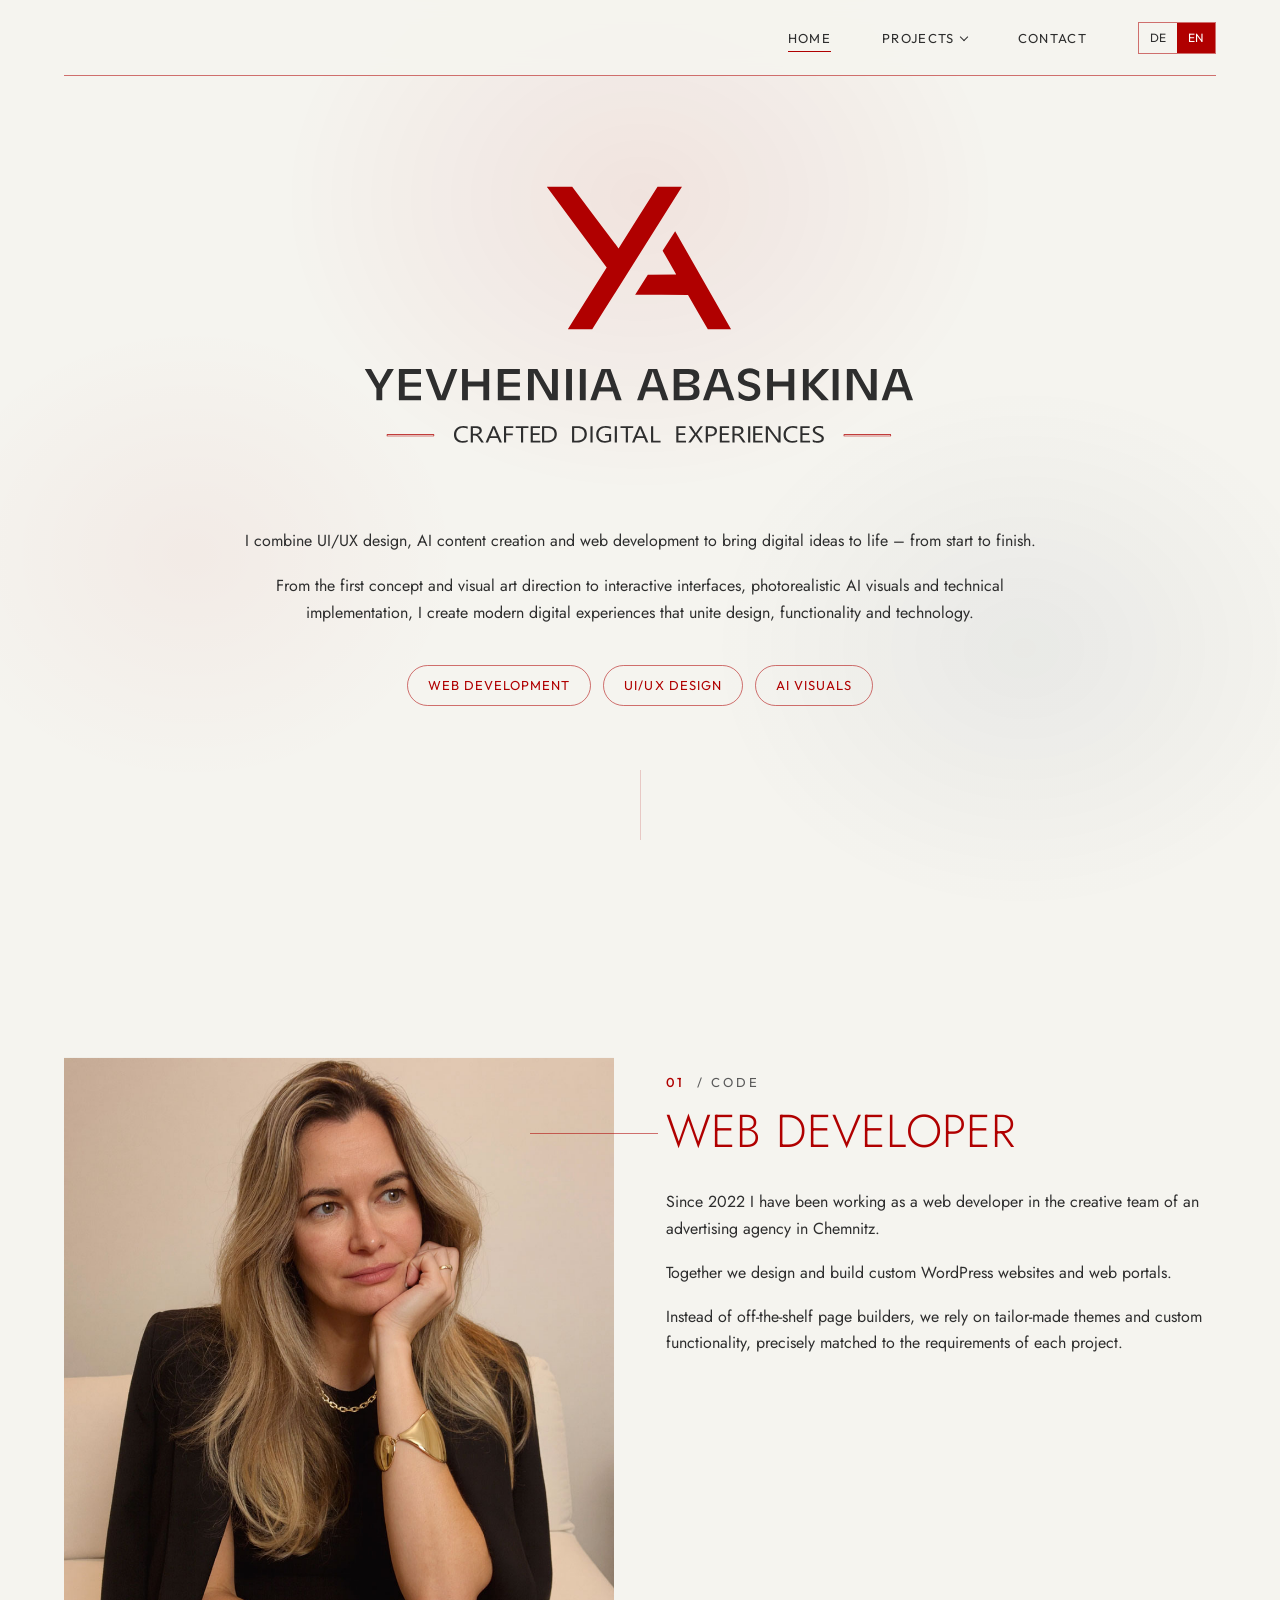
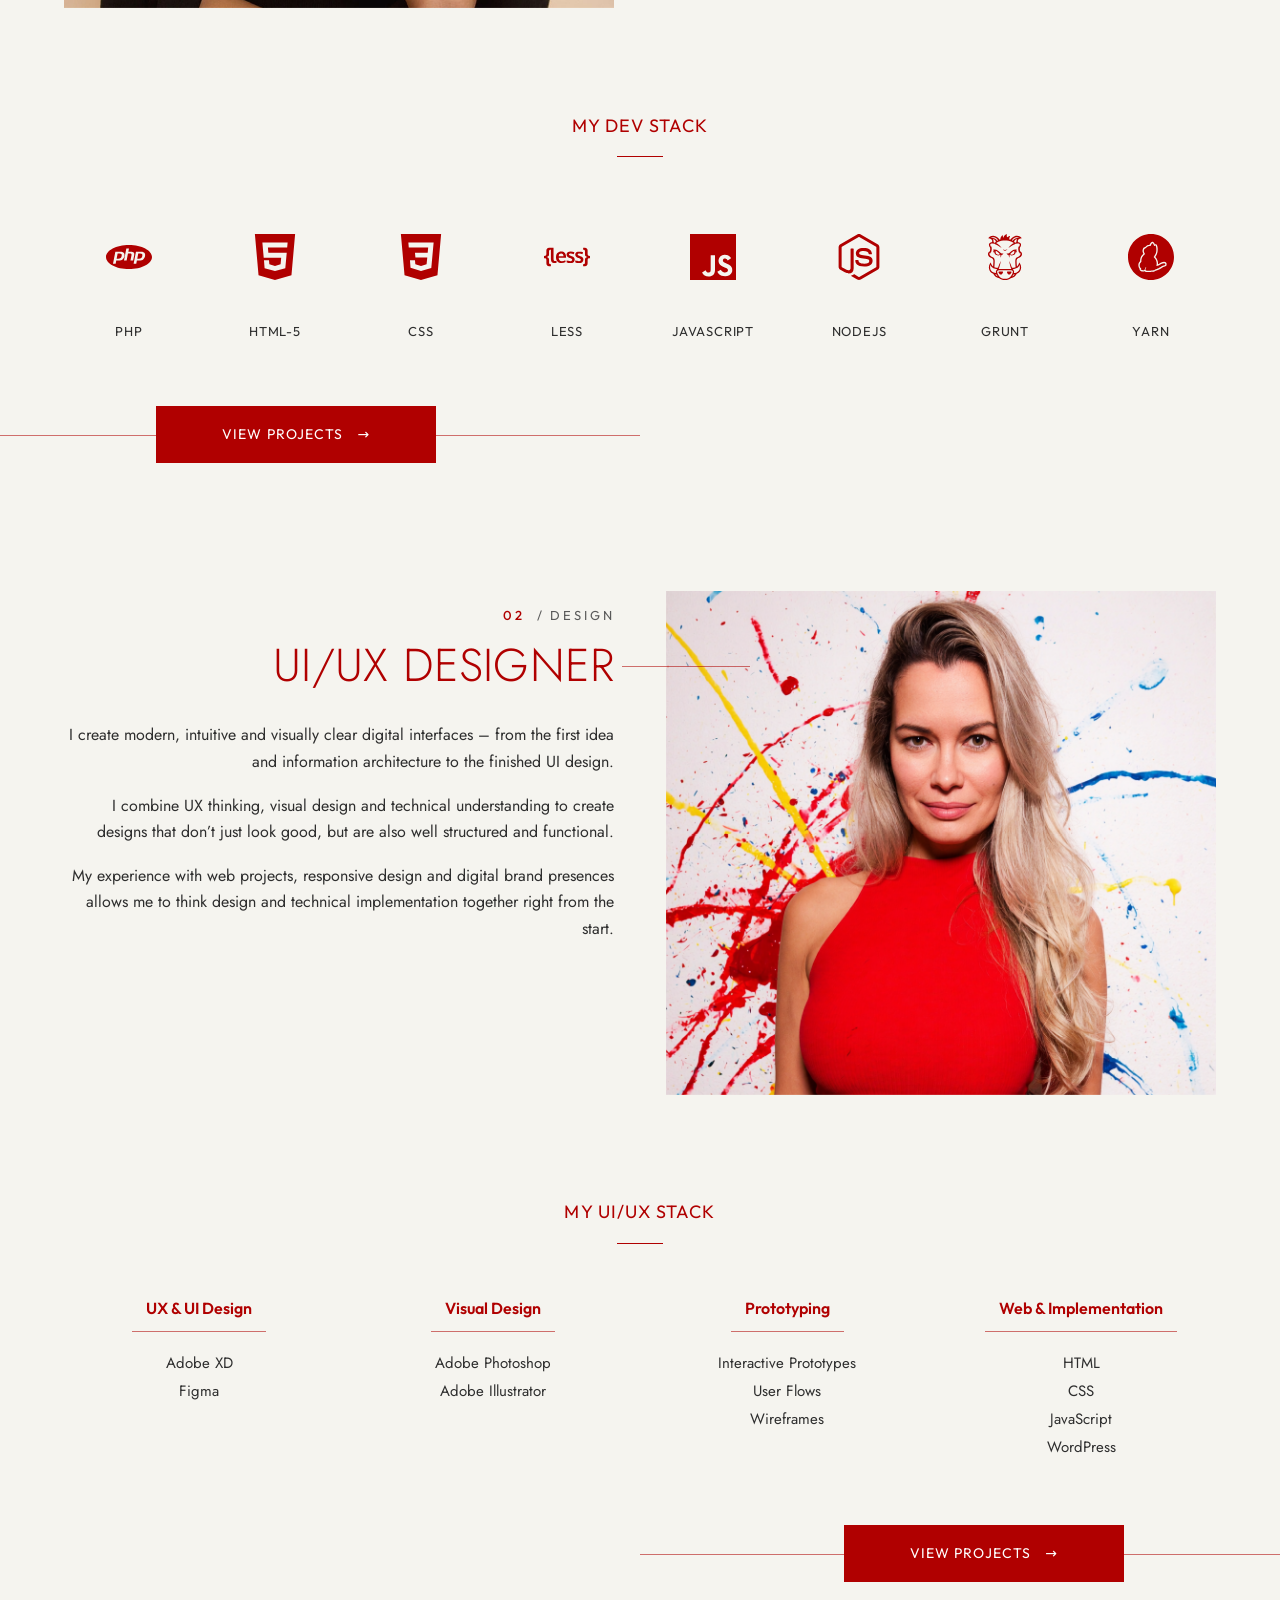
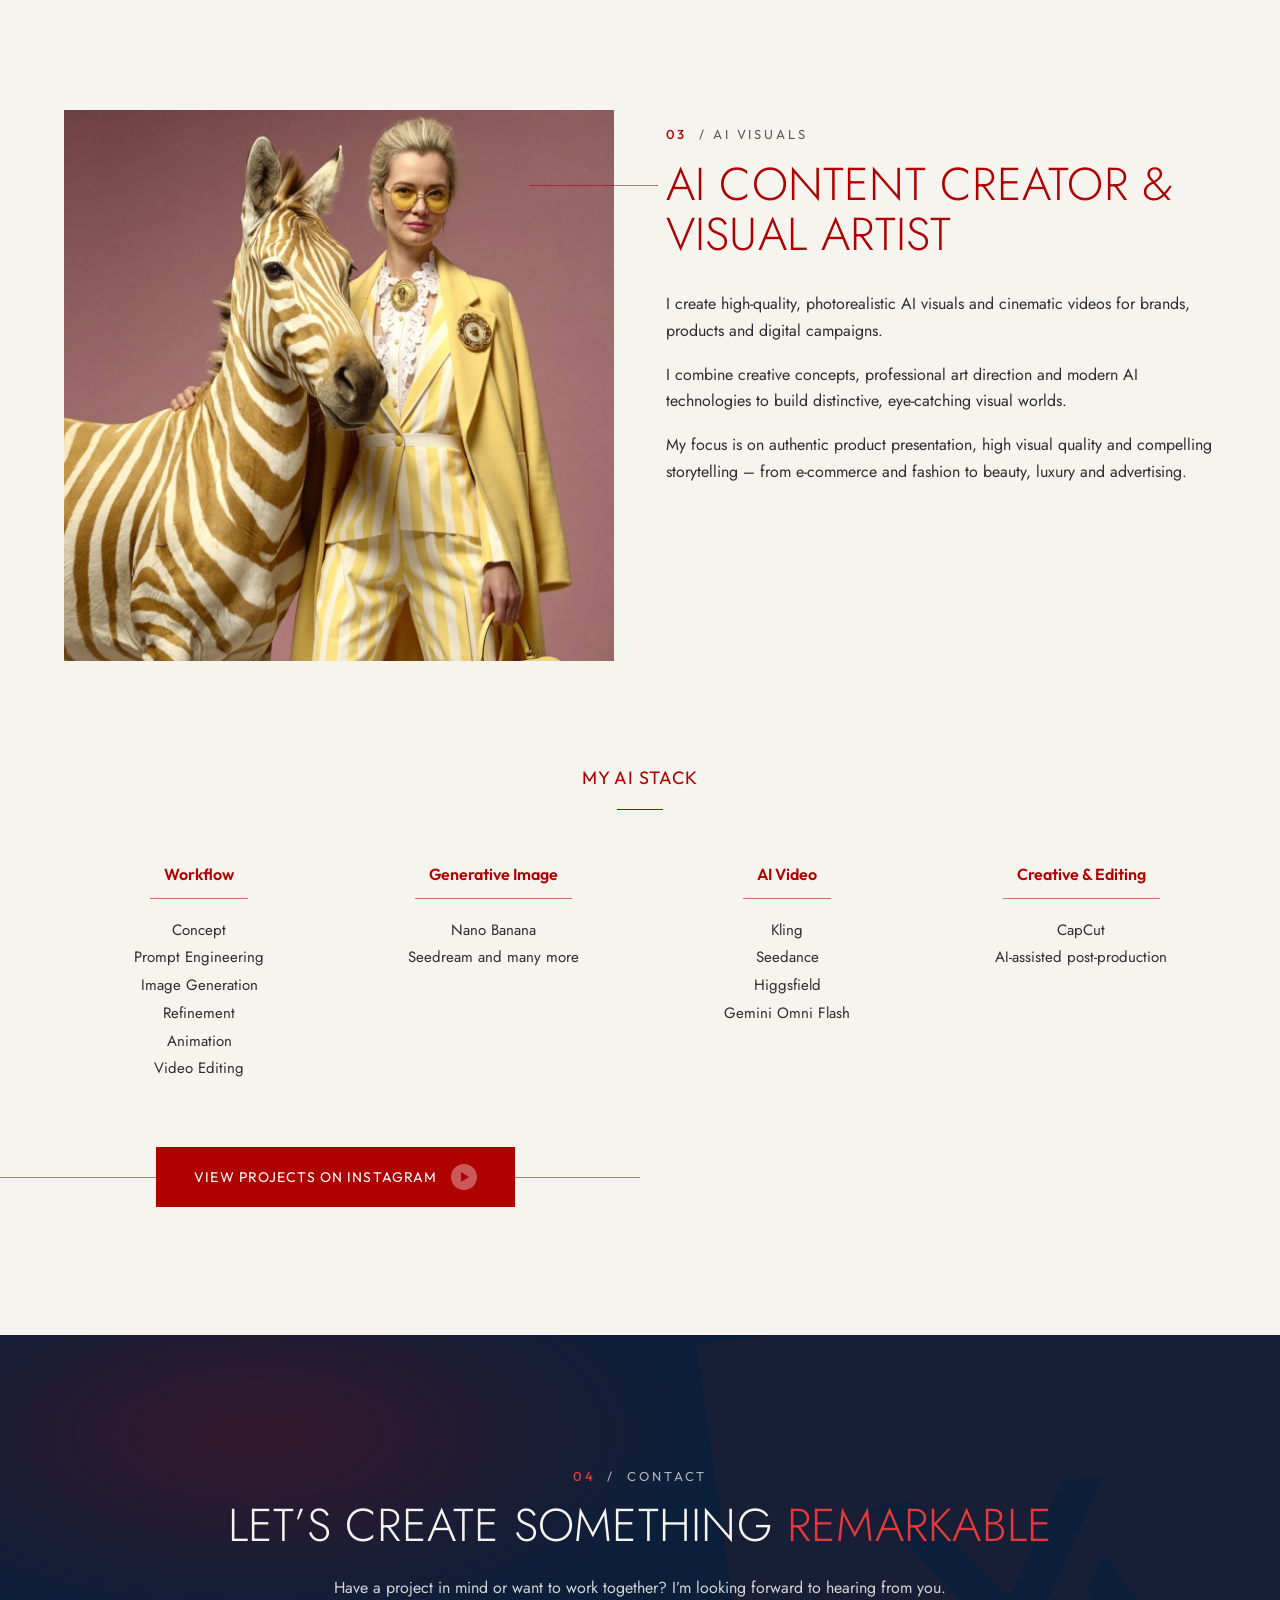
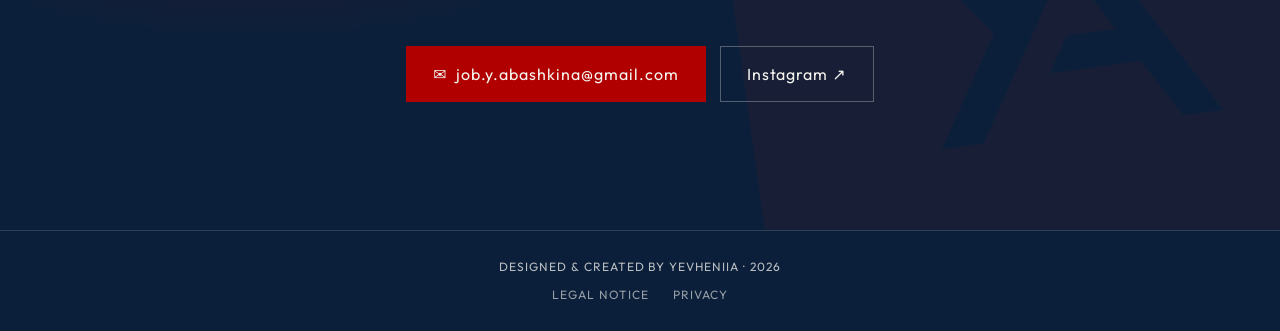
<file: index.html>
<!DOCTYPE html>
<html lang="de">

<head>
    <meta charset="UTF-8">
    <meta name="viewport" content="width=device-width, initial-scale=1">
    <title>Yevheniia Abashkina – Crafted Digital Experiences</title>
    <meta name="description"
        content="Yevheniia Abashkina – Webentwicklerin, UI/UX-Designerin und KI-Content-Creatorin aus Chemnitz.">
    <meta name="title-de" content="Yevheniia Abashkina – Crafted Digital Experiences">
    <meta name="title-en" content="Yevheniia Abashkina – Crafted Digital Experiences">
    <meta name="description-de"
        content="Yevheniia Abashkina – Webentwicklerin, UI/UX-Designerin und KI-Content-Creatorin aus Chemnitz.">
    <meta name="description-en"
        content="Yevheniia Abashkina – web developer, UI/UX designer and AI content creator based in Chemnitz, Germany.">
    <meta name="theme-color" content="#f5f4ef">
    <link rel="icon" type="image/png" href="assets/images/logo-square-red.png">
    <link rel="preload" href="assets/fonts/jost-latin.woff2" as="font" type="font/woff2" crossorigin>
    <link rel="stylesheet" href="css/style.css">
</head>

<body class="home">

    <!-- ===== Header ===== -->
    <header class="site-header">
        <div class="container">
            <a class="header-logo" href="index.html" aria-label="Home">
                <img src="assets/images/logo-square-red.png" alt="YA Logo" width="44" height="44">
            </a>

            <button class="nav-toggle" aria-label="Menü" aria-expanded="false" aria-controls="main-nav">
                <span></span><span></span><span></span>
            </button>

            <nav class="main-nav" id="main-nav" aria-label="Hauptnavigation">
                <ul>
                    <li><a href="index.html" aria-current="page">Home</a></li>
                    <li class="has-sub">
                        <button class="nav-link" type="button" aria-expanded="false">Projects<span class="caret"
                                aria-hidden="true"></span></button>
                        <ul class="sub-nav">
                            <li><a href="web-development.html"><span data-lang="de">Technische Umsetzung &amp;
                                        Webentwicklung</span><span data-lang="en">Technical Implementation &amp; Web
                                        Development</span></a></li>
                            <li><a href="concept-design.html"><span data-lang="de">Konzeption, Design &amp;
                                        Entwicklung</span><span data-lang="en">Concept, Design &amp;
                                        Development</span></a></li>
                        </ul>
                    </li>
                    <li><a href="#contact">Contact</a></li>
                    <li>
                        <div class="lang-switch" role="group" aria-label="Sprache / Language">
                            <button type="button" data-set-lang="de" aria-pressed="true">DE</button>
                            <button type="button" data-set-lang="en" aria-pressed="false">EN</button>
                        </div>
                    </li>
                </ul>
            </nav>
        </div>
        <div class="scroll-progress" aria-hidden="true"></div>
    </header>

    <main>

        <!-- ===== Hero ===== -->
        <section class="hero container">
            <h1 class="visually-hidden">Yevheniia Abashkina – Crafted Digital Experiences</h1>
            <img class="hero-logo intro-anim" src="assets/images/logo-color.svg"
                alt="Yevheniia Abashkina – Crafted Digital Experiences" width="878" height="427">

            <div class="hero-intro intro-anim" style="--delay:.35s">
                <div data-lang="de">
                    <p>Ich verbinde UI/UX-Design, AI Content Creation und Web Development, um digitale Ideen
                        ganzheitlich zum Leben zu erwecken.</p>
                    <p>Von der ersten Konzeption und visuellen Art Direction über interaktive Interfaces und
                        fotorealistische KI-Visuals bis zur technischen Umsetzung entwickle ich moderne digitale
                        Erlebnisse, die Gestaltung, Funktionalität und Technologie miteinander verbinden.</p>
                </div>
                <div data-lang="en">
                    <p>I combine UI/UX design, AI content creation and web development to bring digital ideas to life –
                        from start to finish.</p>
                    <p>From the first concept and visual art direction to interactive interfaces, photorealistic AI
                        visuals and technical implementation, I create modern digital experiences that unite design,
                        functionality and technology.</p>
                </div>
            </div>

            <ul class="hero-tags intro-anim" style="--delay:.6s">
                <li><a href="#web-development">Web Development</a></li>
                <li><a href="#uiux">UI/UX Design</a></li>
                <li><a href="#ai">AI Visuals</a></li>
            </ul>
            <a class="scroll-cue intro-anim" style="--delay:.9s" href="#web-development" aria-label="Scroll"></a>
        </section>

        <!-- ===== Web developer ===== -->
        <section class="role container" id="web-development">
            <div class="role-grid">
                <div class="role-media reveal">
                    <!-- TODO: add portrait → assets/images/web-developer.jpg -->
                    <img src="assets/images/web-developer.jpg" alt="Yevheniia Abashkina – Porträt" width="800"
                        height="790" loading="lazy"
                        onerror="this.outerHTML='<div class=&quot;img-placeholder&quot;>Portrait: assets/images/web-developer.jpg</div>'">
                </div>
                <div class="role-text reveal">
                    <span class="eyebrow"><b>01</b> / Code</span>
                    <h2 class="display-title">
                        <span data-lang="de">Webentwicklerin</span>
                        <span data-lang="en">Web Developer</span>
                    </h2>
                    <div data-lang="de">
                        <p>Seit 2022 arbeite ich als Webentwicklerin in einem kreativen Team einer Chemnitzer
                            Werbeagentur.</p>
                        <p>Gemeinsam entwickeln und realisieren wir individuelle WordPress-Websites und Webportale.</p>
                        <p>Anstelle von vorgefertigten Page-Buildern setzen wir auf maßgeschneiderte Themes und
                            individuelle Funktionen, die passgenau auf die Anforderungen jedes Projekts abgestimmt sind.
                        </p>
                    </div>
                    <div data-lang="en">
                        <p>Since 2022 I have been working as a web developer in the creative team of an advertising
                            agency in Chemnitz.</p>
                        <p>Together we design and build custom WordPress websites and web portals.</p>
                        <p>Instead of off-the-shelf page builders, we rely on tailor-made themes and custom
                            functionality, precisely matched to the requirements of each project.</p>
                    </div>
                </div>
            </div>

            <div class="stack">
                <h3 class="section-label">
                    <span data-lang="de">Mein Devstack umfasst</span>
                    <span data-lang="en">My dev stack</span>
                </h3>
                <ul class="icon-row reveal-stagger">
                    <li><span class="icon-tile"><img class="icon" src="assets/icons/php.svg" alt="" width="46"
                                height="46"></span>PHP</li>
                    <li><span class="icon-tile"><img class="icon" src="assets/icons/html5.svg" alt="" width="46"
                                height="46"></span>HTML-5</li>
                    <li><span class="icon-tile"><img class="icon" src="assets/icons/css3.svg" alt="" width="46"
                                height="46"></span>CSS</li>
                    <li><span class="icon-tile"><img class="icon" src="assets/icons/less.svg" alt="" width="46"
                                height="46"></span>LESS</li>
                    <li><span class="icon-tile"><img class="icon" src="assets/icons/javascript.svg" alt="" width="46"
                                height="46"></span>JavaScript</li>
                    <li><span class="icon-tile"><img class="icon" src="assets/icons/nodedotjs.svg" alt="" width="46"
                                height="46"></span>NodeJS</li>
                    <li><span class="icon-tile"><img class="icon" src="assets/icons/grunt.svg" alt="" width="46"
                                height="46"></span>Grunt</li>
                    <li><span class="icon-tile"><img class="icon" src="assets/icons/yarn.svg" alt="" width="46"
                                height="46"></span>Yarn</li>
                </ul>
            </div>

            <div class="btn-line btn-line--left">
                <a class="btn" href="web-development.html">
                    <span data-lang="de">Projekte ansehen</span><span data-lang="en">View projects</span>
                    <span class="btn-arrow" aria-hidden="true">→</span>
                </a>
            </div>
        </section>

        <!-- ===== UI/UX Designer ===== -->
        <section class="role role--reverse container" id="uiux">
            <div class="role-grid">
                <div class="role-media reveal">
                    <img src="assets/images/uiux-designer.png"
                        alt="Yevheniia Abashkina vor einer Wand mit Farbspritzern" width="1152" height="2048"
                        loading="lazy" style="object-position: center 25%">
                </div>
                <div class="role-text reveal">
                    <span class="eyebrow"><b>02</b> / Design</span>
                    <h2 class="display-title">
                        <span data-lang="de">UI/UX Designer</span>
                        <span data-lang="en">UI/UX Designer</span>
                    </h2>
                    <div data-lang="de">
                        <p>Ich entwickle moderne, intuitive und visuell klare digitale Interfaces – von der ersten Idee
                            und Informationsarchitektur bis zum ausgearbeiteten UI-Design.</p>
                        <p>Dabei verbinde ich UX-Thinking, visuelle Gestaltung und technisches Verständnis, um Designs
                            zu entwickeln, die nicht nur gut aussehen, sondern auch strukturiert und funktional sind.
                        </p>
                        <p>Meine Erfahrung mit Webprojekten, Responsive Design und digitalen Markenauftritten ermöglicht
                            mir, Gestaltung und technische Umsetzung von Anfang an zusammenzudenken.</p>
                    </div>
                    <div data-lang="en">
                        <p>I create modern, intuitive and visually clear digital interfaces – from the first idea and
                            information architecture to the finished UI design.</p>
                        <p>I combine UX thinking, visual design and technical understanding to create designs that don’t
                            just look good, but are also well structured and functional.</p>
                        <p>My experience with web projects, responsive design and digital brand presences allows me to
                            think design and technical implementation together right from the start.</p>
                    </div>
                </div>
            </div>

            <div class="stack">
                <h3 class="section-label">
                    <span data-lang="de">Mein UI/UX-Stack umfasst</span>
                    <span data-lang="en">My UI/UX stack</span>
                </h3>
                <div class="stack-cols reveal-stagger">
                    <div>
                        <h4>UX &amp; UI Design</h4>
                        <ul>
                            <li>Adobe XD</li>
                            <li>Figma</li>
                        </ul>
                    </div>
                    <div>
                        <h4>Visual Design</h4>
                        <ul>
                            <li>Adobe Photoshop</li>
                            <li>Adobe Illustrator</li>
                        </ul>
                    </div>
                    <div>
                        <h4>Prototyping</h4>
                        <ul>
                            <li>Interactive Prototypes</li>
                            <li>User Flows</li>
                            <li>Wireframes</li>
                        </ul>
                    </div>
                    <div>
                        <h4>Web &amp; Implementation</h4>
                        <ul>
                            <li>HTML</li>
                            <li>CSS</li>
                            <li>JavaScript</li>
                            <li>WordPress</li>
                        </ul>
                    </div>
                </div>
            </div>

            <div class="btn-line btn-line--right">
                <a class="btn" href="concept-design.html">
                    <span data-lang="de">Projekte ansehen</span><span data-lang="en">View projects</span>
                    <span class="btn-arrow" aria-hidden="true">→</span>
                </a>
            </div>
        </section>

        <!-- ===== AI content creator ===== -->
        <section class="role container" id="ai">
            <div class="role-grid">
                <div class="role-media reveal">
                    <img src="assets/images/ai-visual-artist.jpg"
                        alt="KI-generiertes Modefoto: Frau im gelben Mantel mit Zebra" width="1152" height="2048"
                        loading="lazy" style="object-position: center 18%">
                </div>
                <div class="role-text reveal">
                    <span class="eyebrow"><b>03</b> / AI Visuals</span>
                    <h2 class="display-title">
                        <span data-lang="de">KI Content Creator &amp; Visual Artist</span>
                        <span data-lang="en">AI Content Creator &amp; Visual Artist</span>
                    </h2>
                    <div data-lang="de">
                        <p>Ich entwickle hochwertige, fotorealistische KI-Visuals und cinematische Videos für Marken,
                            Produkte und digitale Kampagnen.</p>
                        <p>Dabei verbinde ich kreative Konzeption, professionelle Art Direction und moderne
                            KI-Technologien, um individuelle und aufmerksamkeitsstarke Bildwelten zu schaffen.</p>
                        <p>Mein Fokus liegt auf authentischer Produktdarstellung, hoher visueller Qualität und
                            überzeugendem Storytelling – von E-Commerce und Fashion bis hin zu Beauty, Luxury und
                            Advertising.</p>
                    </div>
                    <div data-lang="en">
                        <p>I create high-quality, photorealistic AI visuals and cinematic videos for brands, products
                            and digital campaigns.</p>
                        <p>I combine creative concepts, professional art direction and modern AI technologies to build
                            distinctive, eye-catching visual worlds.</p>
                        <p>My focus is on authentic product presentation, high visual quality and compelling
                            storytelling – from e-commerce and fashion to beauty, luxury and advertising.</p>
                    </div>
                </div>
            </div>

            <div class="stack">
                <h3 class="section-label">
                    <span data-lang="de">Mein KI-Stack umfasst</span>
                    <span data-lang="en">My AI stack</span>
                </h3>
                <div class="stack-cols reveal-stagger">
                    <div>
                        <h4>Workflow</h4>
                        <ul>
                            <li>Concept</li>
                            <li>Prompt Engineering</li>
                            <li>Image Generation</li>
                            <li>Refinement</li>
                            <li>Animation</li>
                            <li>Video Editing</li>
                        </ul>
                    </div>
                    <div>
                        <h4>Generative Image</h4>
                        <ul>
                            <li>Nano Banana</li>
                            <li><span data-lang="de">Seedream und viele mehr</span><span data-lang="en">Seedream and
                                    many more</span></li>
                        </ul>
                    </div>
                    <div>
                        <h4>AI Video</h4>
                        <ul>
                            <li>Kling</li>
                            <li>Seedance</li>
                            <li>Higgsfield</li>
                            <li>Gemini Omni Flash</li>
                        </ul>
                    </div>
                    <div>
                        <h4>Creative &amp; Editing</h4>
                        <ul>
                            <li>CapCut</li>
                            <li>AI-assisted post-production</li>
                        </ul>
                    </div>
                </div>
            </div>

            <div class="btn-line btn-line--left">
                <a class="btn" href="https://www.instagram.com/ya_creator.ai" target="_blank" rel="noopener">
                    <span data-lang="de">Projekte auf Instagram ansehen</span><span data-lang="en">View projects on
                        Instagram</span>
                    <span class="play" aria-hidden="true"></span>
                </a>
            </div>
        </section>

        <!-- ===== Contact ===== -->
        <section class="contact" id="contact">
            <div class="container">
                <div class="reveal">
                    <span class="eyebrow"><b>04</b> / <span data-lang="de">Kontakt</span><span
                            data-lang="en">Contact</span></span>
                    <h2 class="display-title">
                        <span data-lang="de">Lassen Sie uns etwas <em>Besonderes</em> schaffen</span>
                        <span data-lang="en">Let’s create something <em>remarkable</em></span>
                    </h2>
                    <p data-lang="de">Sie haben ein Projekt im Kopf oder möchten zusammenarbeiten? Ich freue mich auf
                        Ihre Nachricht.</p>
                    <p data-lang="en">Have a project in mind or want to work together? I’m looking forward to hearing
                        from you.</p>
                </div>
                <ul class="contact-links reveal-stagger">
                    <li><a class="is-primary" href="mailto:job.y.abashkina@gmail.com">✉&nbsp;
                            job.y.abashkina@gmail.com</a></li>
                    <li><a href="https://www.instagram.com/ya_creator.ai" target="_blank" rel="noopener">Instagram ↗</a></li>
                </ul>
            </div>
        </section>

    </main>

    <!-- ===== Footer ===== -->
    <footer class="site-footer">
        <div class="container">
            Designed &amp; created by Yevheniia · <span data-year>2026</span>
            <nav aria-label="Rechtliches">
                <a href="legal-notice.html"><span data-lang="de">Impressum</span><span data-lang="en">Legal
                        notice</span></a>
                <a href="privacy.html"><span data-lang="de">Datenschutz</span><span data-lang="en">Privacy</span></a>
            </nav>
        </div>
    </footer>

    <button class="to-top" type="button" aria-label="Nach oben / Back to top">↑</button>

    <script src="js/main.js"></script>
</body>

</html>
</file>
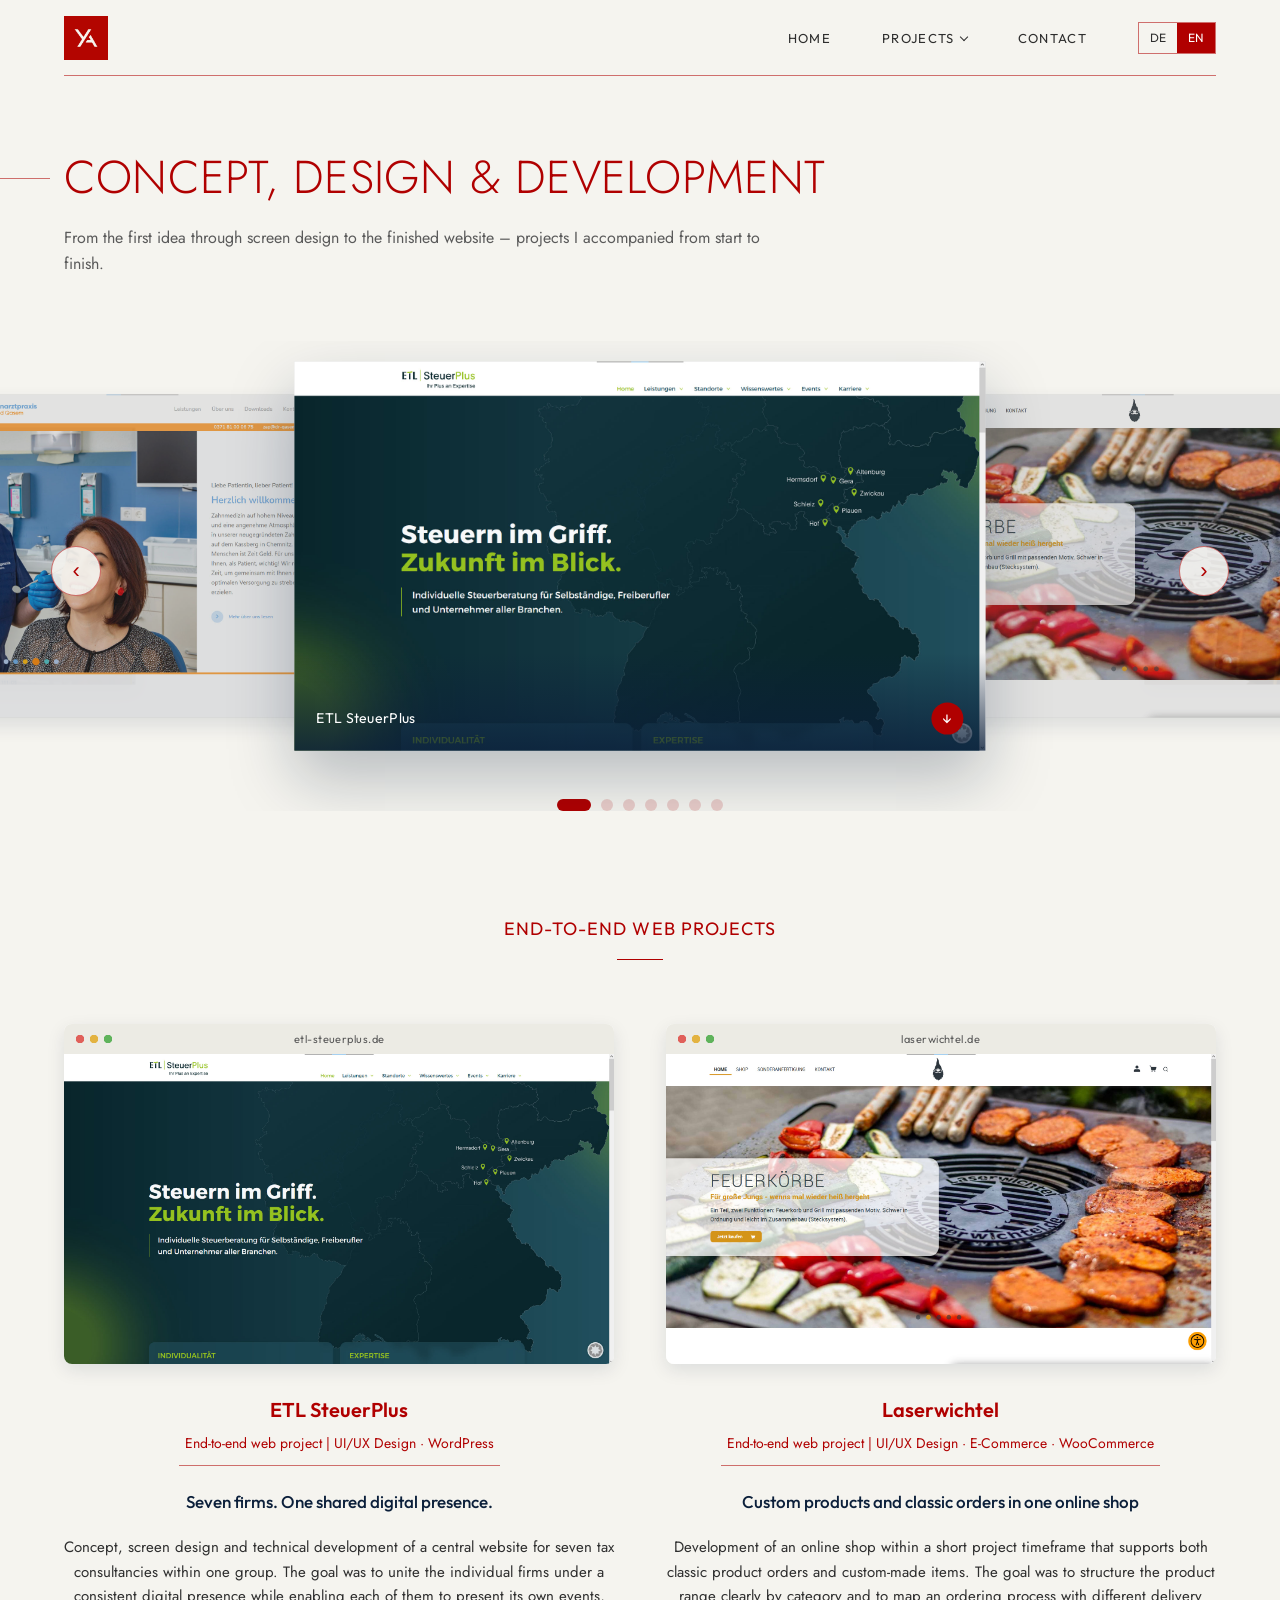
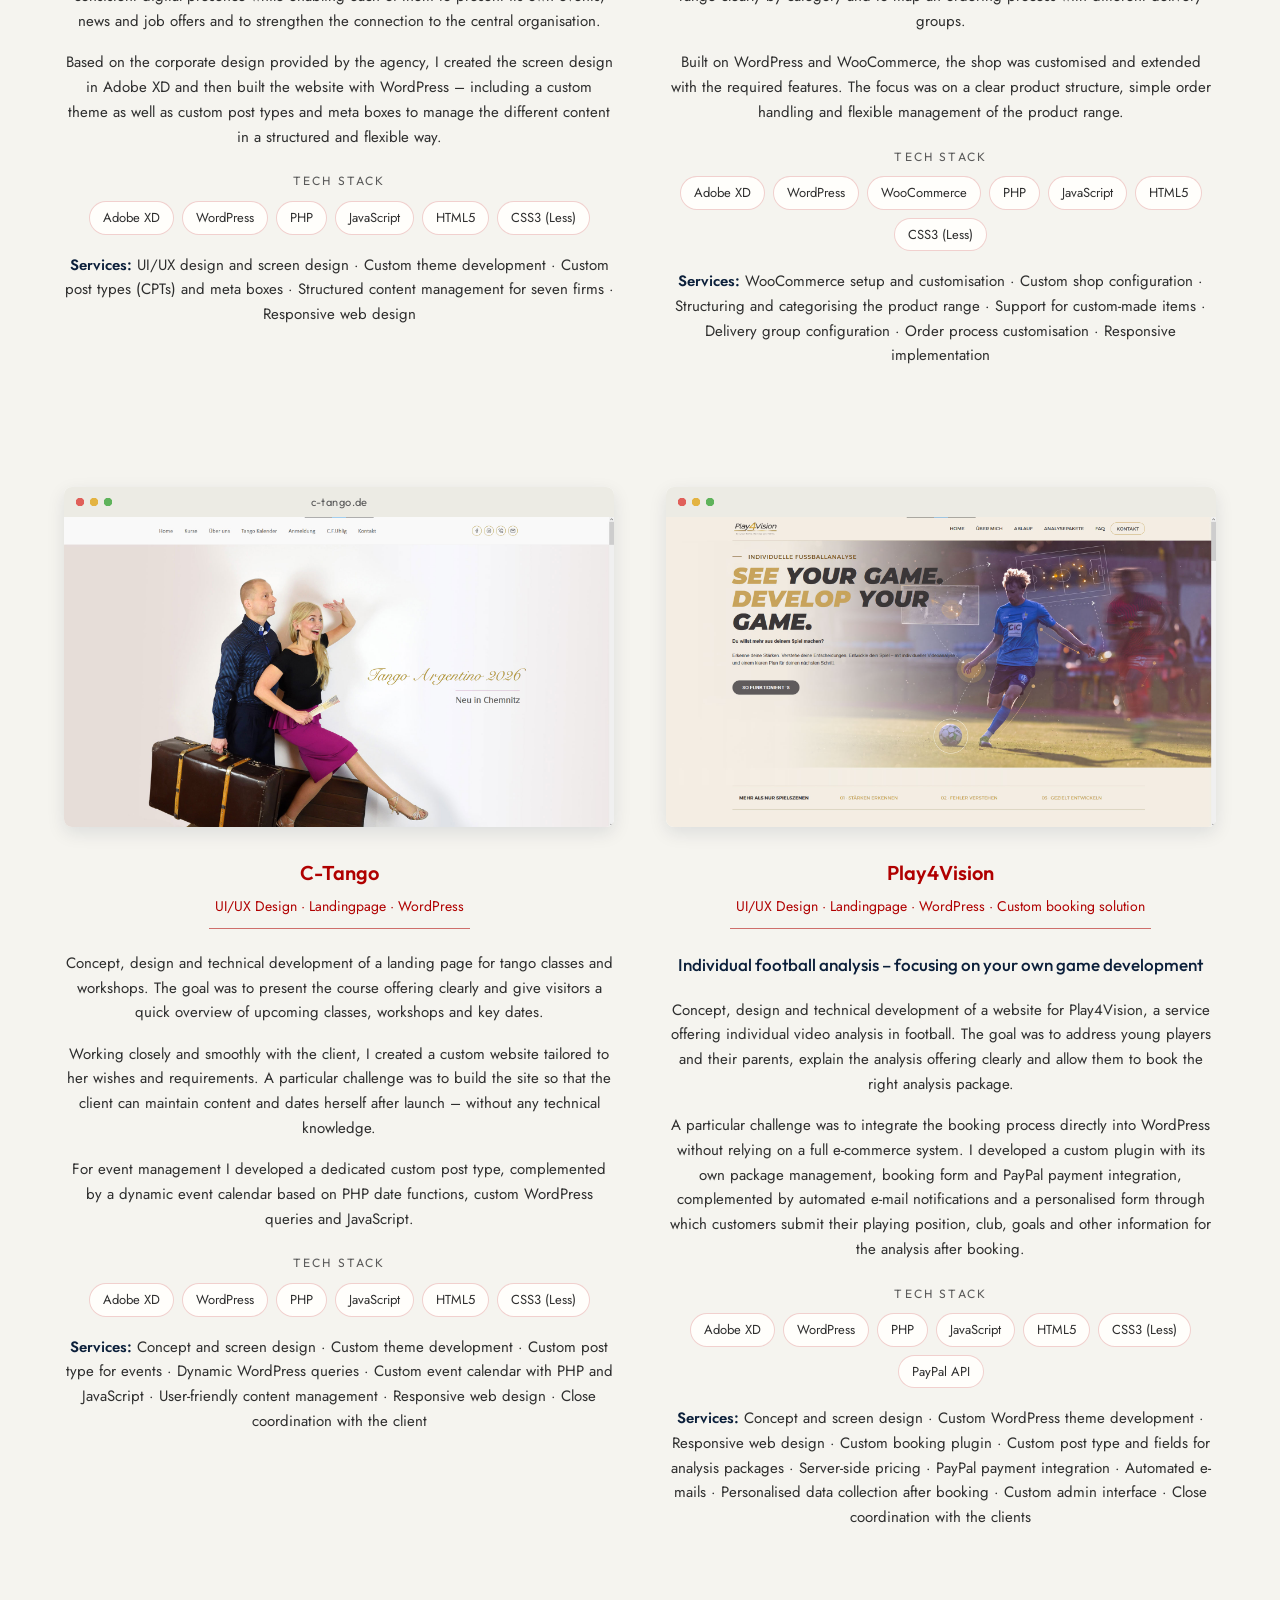
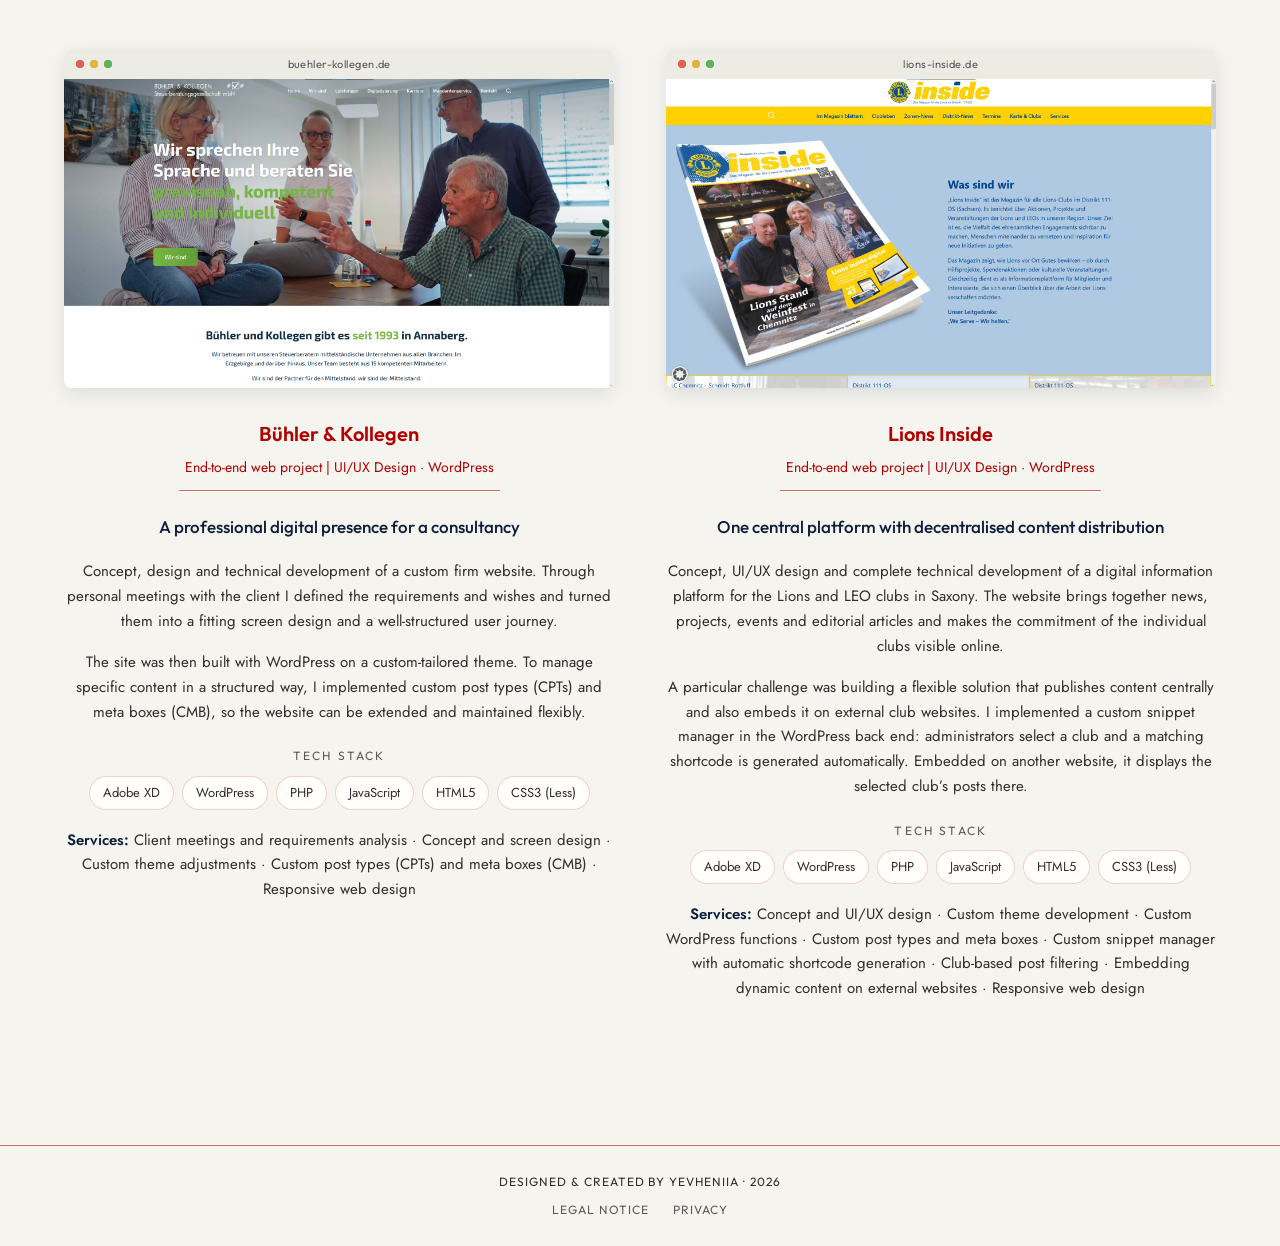
<file: concept-design.html>
<!DOCTYPE html>
    <html lang="de">
    <head>
    <meta charset="UTF-8">
    <meta name="viewport" content="width=device-width, initial-scale=1">
    <title>Konzeption, Design &amp; Entwicklung – Yevheniia Abashkina</title>
    <meta name="description" content="Ganzheitliche Webprojekte von Yevheniia Abashkina – von Konzeption und UI/UX Design bis zur WordPress-Entwicklung.">
    <meta name="title-de" content="Konzeption, Design &amp; Entwicklung – Yevheniia Abashkina">
    <meta name="title-en" content="Concept, Design &amp; Development – Yevheniia Abashkina">
    <meta name="description-de" content="Ganzheitliche Webprojekte von Yevheniia Abashkina – von Konzeption und UI/UX Design bis zur WordPress-Entwicklung.">
    <meta name="description-en" content="End-to-end web projects by Yevheniia Abashkina – from concept and UI/UX design to WordPress development.">
    <meta name="theme-color" content="#f5f4ef">
    <link rel="icon" type="image/png" href="assets/images/logo-square-red.png">
    <link rel="preload" href="assets/fonts/jost-latin.woff2" as="font" type="font/woff2" crossorigin>
    <link rel="stylesheet" href="css/style.css">
    </head>
    <body class="page-sub">

    <!-- ===== Header ===== -->
    <header class="site-header">
        <div class="container">
        <a class="header-logo" href="index.html" aria-label="Home">
            <img src="assets/images/logo-square-red.png" alt="YA Logo" width="44" height="44">
        </a>

        <button class="nav-toggle" aria-label="Menü" aria-expanded="false" aria-controls="main-nav">
            <span></span><span></span><span></span>
        </button>

        <nav class="main-nav" id="main-nav" aria-label="Hauptnavigation">
            <ul>
            <li><a href="index.html">Home</a></li>
            <li class="has-sub">
                <button class="nav-link" type="button" aria-expanded="false">Projects<span class="caret" aria-hidden="true"></span></button>
                <ul class="sub-nav">
                <li><a href="web-development.html"><span data-lang="de">Technische Umsetzung &amp; Webentwicklung</span><span data-lang="en">Technical Implementation &amp; Web Development</span></a></li>
                <li><a href="concept-design.html" aria-current="page"><span data-lang="de">Konzeption, Design &amp; Entwicklung</span><span data-lang="en">Concept, Design &amp; Development</span></a></li>
                </ul>
            </li>
            <li><a href="index.html#contact">Contact</a></li>
            <li>
                <div class="lang-switch" role="group" aria-label="Sprache / Language">
                <button type="button" data-set-lang="de" aria-pressed="true">DE</button>
                <button type="button" data-set-lang="en" aria-pressed="false">EN</button>
                </div>
            </li>
            </ul>
        </nav>
        </div>
        <div class="scroll-progress" aria-hidden="true"></div>
    </header>

    <main>
        <section class="page-head container">
        <h1 class="display-title">
            <span data-lang="de">Konzeption, Design &amp; Entwicklung</span>
            <span data-lang="en">Concept, Design &amp; Development</span>
        </h1>
        <p class="page-intro reveal"><span data-lang="de">Von der ersten Idee über das Screendesign bis zur fertigen Website – Projekte, die ich ganzheitlich begleitet habe.</span><span data-lang="en">From the first idea through screen design to the finished website – projects I accompanied from start to finish.</span></p>
        </section>

        <!-- ===== Carousel ===== -->
        <section class="coverflow" data-coverflow aria-roledescription="carousel" aria-label="Projekte">
        <div class="coverflow-stage">
            <figure class="coverflow-slide" data-target="etl"><img src="assets/images/projects/etl-steuerplus.de.jpg" alt="ETL SteuerPlus" width="1920" height="1080"><figcaption>ETL SteuerPlus</figcaption></figure>
            <figure class="coverflow-slide" data-target="laserwichtel"><img src="assets/images/projects/laserwichtel.de.jpg" alt="Laserwichtel" width="1920" height="1080" loading="lazy"><figcaption>Laserwichtel</figcaption></figure>
            <figure class="coverflow-slide" data-target="c-tango"><img src="assets/images/projects/c-tango.de.jpg" alt="C-Tango" width="1920" height="1080" loading="lazy"><figcaption>C-Tango</figcaption></figure>
            <figure class="coverflow-slide" data-target="play4vision"><img src="assets/images/projects/play4vision.jpg" alt="Play4Vision" width="1920" height="1080" loading="lazy"><figcaption>Play4Vision</figcaption></figure>
            <figure class="coverflow-slide" data-target="buehler"><img src="assets/images/projects/buehler-kollegen.de.jpg" alt="Bühler &amp; Kollegen" width="1920" height="1080" loading="lazy"><figcaption>Bühler &amp; Kollegen</figcaption></figure>
            <figure class="coverflow-slide" data-target="lions"><img src="assets/images/projects/lions-inside.de.jpg" alt="Lions Inside" width="1920" height="1080" loading="lazy"><figcaption>Lions Inside</figcaption></figure>
            <figure class="coverflow-slide" data-href="https://zapmuradqasem.com"><img src="assets/images/projects/zapmuradqasem.com.jpg" alt="Zahnarztpraxis Murad Qasem" width="1920" height="1080" loading="lazy"><figcaption>Zahnarztpraxis Murad Qasem</figcaption></figure>
        </div>
        <button class="coverflow-nav coverflow-nav--prev" type="button" aria-label="Zurück">‹</button>
        <button class="coverflow-nav coverflow-nav--next" type="button" aria-label="Weiter">›</button>
        <div class="coverflow-dots"></div>
        </section>

        <!-- ===== Projects ===== -->
        <section class="projects container">
        <h2 class="section-label">
            <span data-lang="de">Ganzheitliche Webprojekte</span>
            <span data-lang="en">End-to-end web projects</span>
        </h2>

        <div class="project-grid">

            <!-- ETL SteuerPlus -->
            <article class="project reveal" id="etl">
            <a class="project-media" data-domain="etl-steuerplus.de" href="https://etl-steuerplus.de" target="_blank" rel="noopener">
                <img src="assets/images/projects/etl-steuerplus.de.jpg" alt="Website ETL SteuerPlus" width="1920" height="1080" loading="lazy">
            </a>
            <h3>ETL SteuerPlus</h3>
            <div class="project-tags"><span data-lang="de">Ganzheitliches Webprojekt</span><span data-lang="en">End-to-end web project</span> | UI/UX Design · WordPress</div>
            <div data-lang="de">
                <p class="project-claim">Sieben Kanzleien. Ein gemeinsamer digitaler Auftritt.</p>
                <p>Konzeption, Screendesign und technische Entwicklung einer zentralen Website für sieben Steuerkanzleien innerhalb einer gemeinsamen Gruppe. Ziel war es, die einzelnen Kanzleien unter einem einheitlichen digitalen Auftritt zu verbinden und ihnen gleichzeitig zu ermöglichen, eigene Veranstaltungen, Neuigkeiten und Stellenangebote zu präsentieren sowie die Verbindung zur zentralen Organisation zu stärken.</p>
                <p>Auf Grundlage des von der Agentur bereitgestellten Corporate Designs entwickelte ich das Screendesign in Adobe XD und setzte die Website anschließend mit WordPress um. Dafür erstellte ich ein individuelles, angepasstes Theme sowie eigene Custom Post Types und Metaboxen, um die verschiedenen Inhalte strukturiert und flexibel verwalten zu können.</p>
                <div class="chips"><span class="chips-label">Tech Stack</span><ul><li>Adobe XD</li><li>WordPress</li><li>PHP</li><li>JavaScript</li><li>HTML5</li><li>CSS3 (Less)</li></ul></div>
                <p><strong>Leistungen:</strong> UI/UX Design und Screendesign · Individuelle Theme-Entwicklung · Entwicklung eigener Custom Post Types (CPTs) und Metaboxen · Strukturierte Inhaltsverwaltung für sieben Kanzleien · Responsive Webdesign</p>
            </div>
            <div data-lang="en">
                <p class="project-claim">Seven firms. One shared digital presence.</p>
                <p>Concept, screen design and technical development of a central website for seven tax consultancies within one group. The goal was to unite the individual firms under a consistent digital presence while enabling each of them to present its own events, news and job offers and to strengthen the connection to the central organisation.</p>
                <p>Based on the corporate design provided by the agency, I created the screen design in Adobe XD and then built the website with WordPress – including a custom theme as well as custom post types and meta boxes to manage the different content in a structured and flexible way.</p>
                <div class="chips"><span class="chips-label">Tech Stack</span><ul><li>Adobe XD</li><li>WordPress</li><li>PHP</li><li>JavaScript</li><li>HTML5</li><li>CSS3 (Less)</li></ul></div>
                <p><strong>Services:</strong> UI/UX design and screen design · Custom theme development · Custom post types (CPTs) and meta boxes · Structured content management for seven firms · Responsive web design</p>
            </div>
            </article>

            <!-- Laserwichtel -->
            <article class="project reveal" id="laserwichtel">
            <a class="project-media" data-domain="laserwichtel.de" href="https://laserwichtel.de" target="_blank" rel="noopener">
                <img src="assets/images/projects/laserwichtel.de.jpg" alt="Onlineshop Laserwichtel" width="1920" height="1080" loading="lazy">
            </a>
            <h3>Laserwichtel</h3>
            <div class="project-tags"><span data-lang="de">Ganzheitliches Webprojekt</span><span data-lang="en">End-to-end web project</span> | UI/UX Design · E-Commerce · WooCommerce</div>
            <div data-lang="de">
                <p class="project-claim">Individuelle Produkte und klassische Bestellungen in einem Onlineshop</p>
                <p>Entwicklung eines Onlineshops innerhalb eines kurzen Projektzeitraums, der sowohl klassische Produktbestellungen als auch individuelle Sonderanfertigungen ermöglicht. Ziel war es, das Produktsortiment übersichtlich nach Kategorien zu strukturieren und einen Bestellprozess mit unterschiedlichen Liefergruppen abzubilden.</p>
                <p>Auf Basis von WordPress und WooCommerce wurde der Shop individuell angepasst und um die benötigten Funktionen erweitert. Dabei standen eine klare Produktstruktur, eine einfache Bestellabwicklung und die flexible Verwaltung des Sortiments im Mittelpunkt.</p>
                <div class="chips"><span class="chips-label">Tech Stack</span><ul><li>Adobe XD</li><li>WordPress</li><li>WooCommerce</li><li>PHP</li><li>JavaScript</li><li>HTML5</li><li>CSS3 (Less)</li></ul></div>
                <p><strong>Leistungen:</strong> Einrichtung und Anpassung von WooCommerce · Individuelle Shop-Konfiguration · Strukturierung und Kategorisierung des Produktsortiments · Unterstützung von Sonderanfertigungen · Konfiguration von Liefergruppen · Anpassung des Bestellprozesses · Responsive Umsetzung</p>
            </div>
            <div data-lang="en">
                <p class="project-claim">Custom products and classic orders in one online shop</p>
                <p>Development of an online shop within a short project timeframe that supports both classic product orders and custom-made items. The goal was to structure the product range clearly by category and to map an ordering process with different delivery groups.</p>
                <p>Built on WordPress and WooCommerce, the shop was customised and extended with the required features. The focus was on a clear product structure, simple order handling and flexible management of the product range.</p>
                <div class="chips"><span class="chips-label">Tech Stack</span><ul><li>Adobe XD</li><li>WordPress</li><li>WooCommerce</li><li>PHP</li><li>JavaScript</li><li>HTML5</li><li>CSS3 (Less)</li></ul></div>
                <p><strong>Services:</strong> WooCommerce setup and customisation · Custom shop configuration · Structuring and categorising the product range · Support for custom-made items · Delivery group configuration · Order process customisation · Responsive implementation</p>
            </div>
            </article>

            <!-- C-Tango -->
            <article class="project reveal" id="c-tango">
            <a class="project-media" data-domain="c-tango.de" href="https://c-tango.de" target="_blank" rel="noopener">
                <img src="assets/images/projects/c-tango.de.jpg" alt="Website C-Tango" width="1920" height="1080" loading="lazy">
            </a>
            <h3>C-Tango</h3>
            <div class="project-tags">UI/UX Design · Landingpage · WordPress</div>
            <div data-lang="de">
                <p>Konzeption, Gestaltung und technische Entwicklung einer Landingpage für Tango-Tanzkurse und Workshops. Ziel war es, das Kursangebot übersichtlich zu präsentieren und Interessierten einen schnellen Überblick über bevorstehende Kurse, Workshops und wichtige Termine zu ermöglichen.</p>
                <p>In enger und unkomplizierter Zusammenarbeit mit der Kundin entstand eine individuelle Website, die ihre Wünsche und Anforderungen berücksichtigt. Eine besondere Herausforderung bestand darin, die Website so aufzubauen, dass die Kundin Inhalte und Termine auch nach dem Launch selbstständig pflegen kann – ohne dafür technische Kenntnisse zu benötigen.</p>
                <p>Für die Veranstaltungsverwaltung entwickelte ich einen eigenen Custom Post Type. Ergänzend dazu entstand ein dynamischer Veranstaltungskalender auf Basis von PHP-Datumsfunktionen, individuellen WordPress-Abfragen und JavaScript.</p>
                <div class="chips"><span class="chips-label">Tech Stack</span><ul><li>Adobe XD</li><li>WordPress</li><li>PHP</li><li>JavaScript</li><li>HTML5</li><li>CSS3 (Less)</li></ul></div>
                <p><strong>Leistungen:</strong> Konzeption und Screendesign · Individuelle Theme-Entwicklung · Custom Post Type für Veranstaltungen · Dynamische WordPress-Abfragen · Individueller Veranstaltungskalender mit PHP und JavaScript · Benutzerfreundliche Inhaltsverwaltung · Responsive Webdesign · Enge Abstimmung mit der Kundin</p>
            </div>
            <div data-lang="en">
                <p>Concept, design and technical development of a landing page for tango classes and workshops. The goal was to present the course offering clearly and give visitors a quick overview of upcoming classes, workshops and key dates.</p>
                <p>Working closely and smoothly with the client, I created a custom website tailored to her wishes and requirements. A particular challenge was to build the site so that the client can maintain content and dates herself after launch – without any technical knowledge.</p>
                <p>For event management I developed a dedicated custom post type, complemented by a dynamic event calendar based on PHP date functions, custom WordPress queries and JavaScript.</p>
                <div class="chips"><span class="chips-label">Tech Stack</span><ul><li>Adobe XD</li><li>WordPress</li><li>PHP</li><li>JavaScript</li><li>HTML5</li><li>CSS3 (Less)</li></ul></div>
                <p><strong>Services:</strong> Concept and screen design · Custom theme development · Custom post type for events · Dynamic WordPress queries · Custom event calendar with PHP and JavaScript · User-friendly content management · Responsive web design · Close coordination with the client</p>
            </div>
            </article>

            <!-- Play4Vision -->
            <article class="project reveal" id="play4vision">
            <div class="project-media">
                <img src="assets/images/projects/play4vision.jpg" alt="Website Play4Vision" width="1920" height="1080" loading="lazy">
            </div>
            <h3>Play4Vision</h3>
            <div class="project-tags">UI/UX Design · Landingpage · WordPress · <span data-lang="de">Individuelle Buchungslösung</span><span data-lang="en">Custom booking solution</span></div>
            <div data-lang="de">
                <p class="project-claim">Individuelle Fußballanalyse – die eigene Spielentwicklung im Fokus</p>
                <p>Konzeption, Gestaltung und technische Entwicklung einer Website für Play4Vision, ein Angebot zur individuellen Videoanalyse im Fußball. Ziel war es, junge Fußballer und ihre Eltern anzusprechen, das Analyseangebot verständlich zu präsentieren und die Buchung der passenden Analysepakete zu ermöglichen.</p>
                <p>Eine besondere Herausforderung bestand darin, den Buchungsprozess direkt in WordPress zu integrieren, ohne auf ein umfangreiches E-Commerce-System zurückzugreifen. Dafür entwickelte ich ein individuelles Plugin mit eigener Paketverwaltung, Buchungsformular und PayPal-Zahlungsintegration. Ergänzend entstanden automatisierte E-Mail-Benachrichtigungen sowie ein personalisiertes Formular, über das Kunden nach der Buchung ihre Spielposition, ihren Verein, ihre Ziele und weitere Informationen für die Analyse übermitteln können.</p>
                <div class="chips"><span class="chips-label">Tech Stack</span><ul><li>Adobe XD</li><li>WordPress</li><li>PHP</li><li>JavaScript</li><li>HTML5</li><li>CSS3 (Less)</li><li>PayPal API</li></ul></div>
                <p><strong>Leistungen:</strong> Konzeption und Screendesign · Individuelle WordPress-Theme-Entwicklung · Responsive Webdesign · Entwicklung eines eigenen Buchungsplugins · Custom Post Type und Felder für Analysepakete · Serverseitige Preisermittlung · PayPal-Zahlungsintegration · Automatisierte E-Mails · Personalisierte Datenerfassung nach der Buchung · Individuelle Administrationsoberfläche · Enge Abstimmung mit den Kunden</p>
            </div>
            <div data-lang="en">
                <p class="project-claim">Individual football analysis – focusing on your own game development</p>
                <p>Concept, design and technical development of a website for Play4Vision, a service offering individual video analysis in football. The goal was to address young players and their parents, explain the analysis offering clearly and allow them to book the right analysis package.</p>
                <p>A particular challenge was to integrate the booking process directly into WordPress without relying on a full e-commerce system. I developed a custom plugin with its own package management, booking form and PayPal payment integration, complemented by automated e-mail notifications and a personalised form through which customers submit their playing position, club, goals and other information for the analysis after booking.</p>
                <div class="chips"><span class="chips-label">Tech Stack</span><ul><li>Adobe XD</li><li>WordPress</li><li>PHP</li><li>JavaScript</li><li>HTML5</li><li>CSS3 (Less)</li><li>PayPal API</li></ul></div>
                <p><strong>Services:</strong> Concept and screen design · Custom WordPress theme development · Responsive web design · Custom booking plugin · Custom post type and fields for analysis packages · Server-side pricing · PayPal payment integration · Automated e-mails · Personalised data collection after booking · Custom admin interface · Close coordination with the clients</p>
            </div>
            </article>

            <!-- Bühler & Kollegen -->
            <article class="project reveal" id="buehler">
            <a class="project-media" data-domain="buehler-kollegen.de" href="https://buehler-kollegen.de" target="_blank" rel="noopener">
                <img src="assets/images/projects/buehler-kollegen.de.jpg" alt="Website Bühler &amp; Kollegen" width="1920" height="1080" loading="lazy">
            </a>
            <h3>Bühler &amp; Kollegen</h3>
            <div class="project-tags"><span data-lang="de">Ganzheitliches Webprojekt</span><span data-lang="en">End-to-end web project</span> | UI/UX Design · WordPress</div>
            <div data-lang="de">
                <p class="project-claim">Eine professionelle digitale Präsenz für eine Kanzlei</p>
                <p>Konzeption, Gestaltung und technische Entwicklung einer individuellen Kanzlei-Website. In persönlichen Kundengesprächen ermittelte ich die Anforderungen und Wünsche des Kunden und entwickelte daraus ein passendes Screendesign sowie eine strukturierte Benutzerführung.</p>
                <p>Die anschließende Umsetzung erfolgte mit WordPress auf Basis eines individuell angepassten Themes. Für die strukturierte Verwaltung spezifischer Inhalte implementierte ich eigene Custom Post Types (CPTs) und Metaboxen (CMB), sodass die Website flexibel erweitert und gepflegt werden kann.</p>
                <div class="chips"><span class="chips-label">Tech Stack</span><ul><li>Adobe XD</li><li>WordPress</li><li>PHP</li><li>JavaScript</li><li>HTML5</li><li>CSS3 (Less)</li></ul></div>
                <p><strong>Leistungen:</strong> Kundengespräche und Anforderungsanalyse · Konzeption und Screendesign · Individuelle Theme-Anpassungen · Entwicklung eigener Custom Post Types (CPTs) und Metaboxen (CMB) · Responsive Webdesign</p>
            </div>
            <div data-lang="en">
                <p class="project-claim">A professional digital presence for a consultancy</p>
                <p>Concept, design and technical development of a custom firm website. Through personal meetings with the client I defined the requirements and wishes and turned them into a fitting screen design and a well-structured user journey.</p>
                <p>The site was then built with WordPress on a custom-tailored theme. To manage specific content in a structured way, I implemented custom post types (CPTs) and meta boxes (CMB), so the website can be extended and maintained flexibly.</p>
                <div class="chips"><span class="chips-label">Tech Stack</span><ul><li>Adobe XD</li><li>WordPress</li><li>PHP</li><li>JavaScript</li><li>HTML5</li><li>CSS3 (Less)</li></ul></div>
                <p><strong>Services:</strong> Client meetings and requirements analysis · Concept and screen design · Custom theme adjustments · Custom post types (CPTs) and meta boxes (CMB) · Responsive web design</p>
            </div>
            </article>

            <!-- Lions Inside -->
            <article class="project reveal" id="lions">
            <a class="project-media" data-domain="lions-inside.de" href="https://lions-inside.de" target="_blank" rel="noopener">
                <img src="assets/images/projects/lions-inside.de.jpg" alt="Website Lions Inside" width="1920" height="1080" loading="lazy">
            </a>
            <h3>Lions Inside</h3>
            <div class="project-tags"><span data-lang="de">Ganzheitliches Webprojekt</span><span data-lang="en">End-to-end web project</span> | UI/UX Design · WordPress</div>
            <div data-lang="de">
                <p class="project-claim">Eine zentrale Plattform mit dezentraler Content-Ausspielung</p>
                <p>Konzeption, UI/UX-Design und vollständige technische Entwicklung einer digitalen Informationsplattform für die Lions- und LEO-Clubs in Sachsen. Die Website bündelt Nachrichten, Projekte, Veranstaltungen und redaktionelle Beiträge und macht das Engagement der einzelnen Clubs digital sichtbar.</p>
                <p>Eine besondere Herausforderung war die Entwicklung einer flexiblen Lösung, mit der Inhalte nicht nur zentral veröffentlicht, sondern auch auf externen Club-Websites eingebunden werden können. Dafür implementierte ich im WordPress-Backend eine individuelle Snippet-Verwaltung: Administratoren können einen Club auswählen, woraufhin automatisch ein passender Shortcode generiert wird. Dieser lässt sich auf einer anderen Website einbinden und zeigt dort die zugehörigen Beiträge des ausgewählten Clubs an.</p>
                <div class="chips"><span class="chips-label">Tech Stack</span><ul><li>Adobe XD</li><li>WordPress</li><li>PHP</li><li>JavaScript</li><li>HTML5</li><li>CSS3 (Less)</li></ul></div>
                <p><strong>Leistungen:</strong> Konzeption und UI/UX-Design · Individuelle Theme-Entwicklung · Entwicklung eigener WordPress-Funktionen · Custom Post Types und Metaboxen · Individuelle Snippet-Verwaltung mit automatischer Shortcode-Generierung · Clubbezogene Beitragsfilterung · Einbindung dynamischer Inhalte auf externen Websites · Responsive Webdesign</p>
            </div>
            <div data-lang="en">
                <p class="project-claim">One central platform with decentralised content distribution</p>
                <p>Concept, UI/UX design and complete technical development of a digital information platform for the Lions and LEO clubs in Saxony. The website brings together news, projects, events and editorial articles and makes the commitment of the individual clubs visible online.</p>
                <p>A particular challenge was building a flexible solution that publishes content centrally and also embeds it on external club websites. I implemented a custom snippet manager in the WordPress back end: administrators select a club and a matching shortcode is generated automatically. Embedded on another website, it displays the selected club’s posts there.</p>
                <div class="chips"><span class="chips-label">Tech Stack</span><ul><li>Adobe XD</li><li>WordPress</li><li>PHP</li><li>JavaScript</li><li>HTML5</li><li>CSS3 (Less)</li></ul></div>
                <p><strong>Services:</strong> Concept and UI/UX design · Custom theme development · Custom WordPress functions · Custom post types and meta boxes · Custom snippet manager with automatic shortcode generation · Club-based post filtering · Embedding dynamic content on external websites · Responsive web design</p>
            </div>
            </article>

        </div>
        </section>
    </main>

    <!-- ===== Footer ===== -->
    <footer class="site-footer">
        <div class="container">
        Designed &amp; created by Yevheniia · <span data-year>2026</span>
        <nav aria-label="Rechtliches">
            <a href="legal-notice.html"><span data-lang="de">Impressum</span><span data-lang="en">Legal notice</span></a>
            <a href="privacy.html"><span data-lang="de">Datenschutz</span><span data-lang="en">Privacy</span></a>
        </nav>
        </div>
    </footer>

    <button class="to-top" type="button" aria-label="Nach oben / Back to top">↑</button>

    <script src="js/main.js"></script>
    </body>
    </html>
</file>
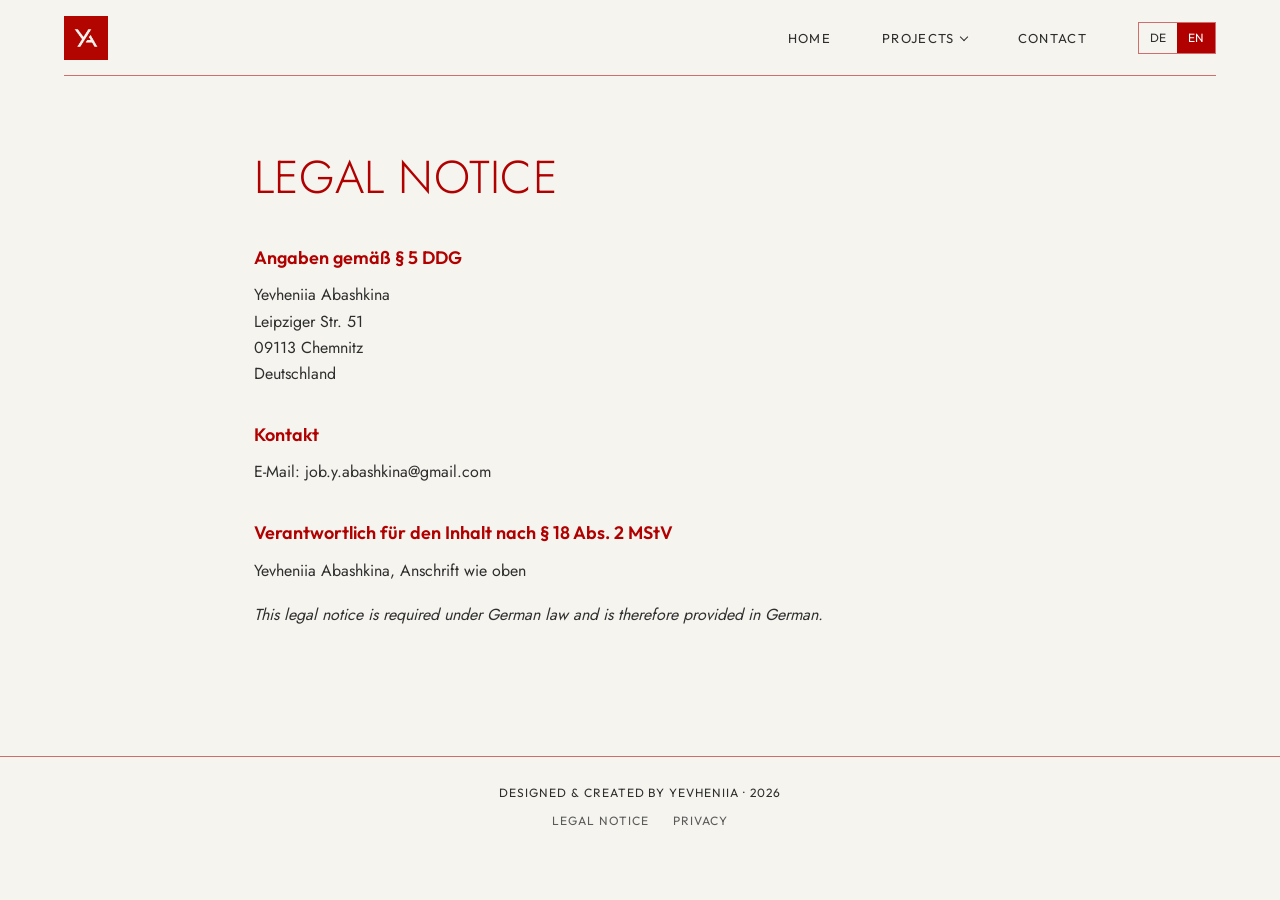
<file: legal-notice.html>
<!DOCTYPE html>
<html lang="de">

<head>
    <meta charset="UTF-8">
    <meta name="viewport" content="width=device-width, initial-scale=1">
    <title>Impressum – Yevheniia Abashkina</title>
    <meta name="title-de" content="Impressum – Yevheniia Abashkina">
    <meta name="title-en" content="Legal notice – Yevheniia Abashkina">
    <meta name="robots" content="noindex">
    <meta name="theme-color" content="#f5f4ef">
    <link rel="icon" type="image/png" href="assets/images/logo-square-red.png">
    <link rel="preload" href="assets/fonts/jost-latin.woff2" as="font" type="font/woff2" crossorigin>
    <link rel="stylesheet" href="css/style.css">
</head>

<body class="page-sub">

    <!-- ===== Header ===== -->
    <header class="site-header">
        <div class="container">
            <a class="header-logo" href="index.html" aria-label="Home">
                <img src="assets/images/logo-square-red.png" alt="YA Logo" width="44" height="44">
            </a>

            <button class="nav-toggle" aria-label="Menü" aria-expanded="false" aria-controls="main-nav">
                <span></span><span></span><span></span>
            </button>

            <nav class="main-nav" id="main-nav" aria-label="Hauptnavigation">
                <ul>
                    <li><a href="index.html">Home</a></li>
                    <li class="has-sub">
                        <button class="nav-link" type="button" aria-expanded="false">Projects<span class="caret"
                                aria-hidden="true"></span></button>
                        <ul class="sub-nav">
                            <li><a href="web-development.html"><span data-lang="de">Technische Umsetzung &amp;
                                        Webentwicklung</span><span data-lang="en">Technical Implementation &amp; Web
                                        Development</span></a></li>
                            <li><a href="concept-design.html"><span data-lang="de">Konzeption, Design &amp;
                                        Entwicklung</span><span data-lang="en">Concept, Design &amp;
                                        Development</span></a></li>
                        </ul>
                    </li>
                    <li><a href="index.html#contact">Contact</a></li>
                    <li>
                        <div class="lang-switch" role="group" aria-label="Sprache / Language">
                            <button type="button" data-set-lang="de" aria-pressed="true">DE</button>
                            <button type="button" data-set-lang="en" aria-pressed="false">EN</button>
                        </div>
                    </li>
                </ul>
            </nav>
        </div>
        <div class="scroll-progress" aria-hidden="true"></div>
    </header>

    <main>
        <section class="page-head container legal">
            <h1 class="display-title"><span data-lang="de">Impressum</span><span data-lang="en">Legal notice</span></h1>

            <h2>Angaben gemäß § 5 DDG</h2>
            <p>Yevheniia Abashkina<br>Leipziger Str. 51<br>09113 Chemnitz<br>Deutschland</p>
            <h2>Kontakt</h2>
            <p>E-Mail: job.y.abashkina@gmail.com</p>
            <h2>Verantwortlich für den Inhalt nach § 18 Abs. 2 MStV</h2>
            <p>Yevheniia Abashkina, Anschrift wie oben</p>
            <p data-lang="en"><em>This legal notice is required under German law and is therefore provided in
                    German.</em></p>
        </section>
    </main>

    <!-- ===== Footer ===== -->
    <footer class="site-footer">
        <div class="container">
            Designed &amp; created by Yevheniia · <span data-year>2026</span>
            <nav aria-label="Rechtliches">
                <a href="legal-notice.html"><span data-lang="de">Impressum</span><span data-lang="en">Legal
                        notice</span></a>
                <a href="privacy.html"><span data-lang="de">Datenschutz</span><span data-lang="en">Privacy</span></a>
            </nav>
        </div>
    </footer>

    <button class="to-top" type="button" aria-label="Nach oben / Back to top">↑</button>

    <script src="js/main.js"></script>
</body>

</html>
</file>
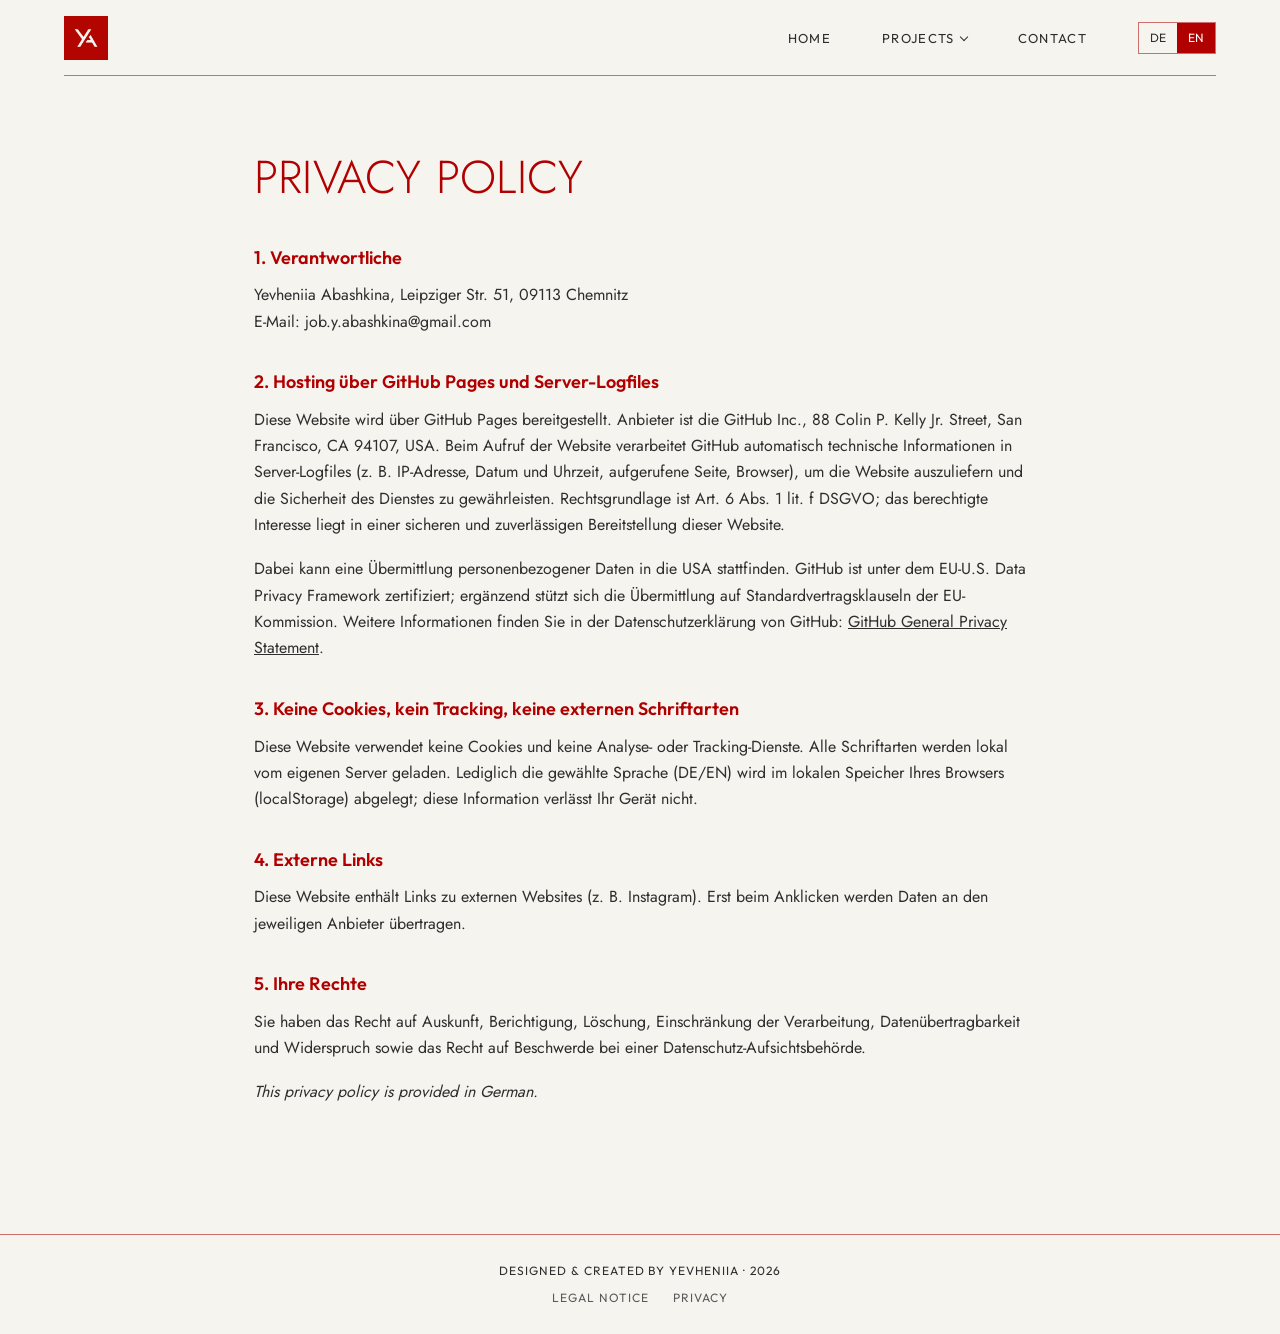
<file: privacy.html>
<!DOCTYPE html>
<html lang="de">

<head>
    <meta charset="UTF-8">
    <meta name="viewport" content="width=device-width, initial-scale=1">
    <title>Datenschutz – Yevheniia Abashkina</title>
    <meta name="title-de" content="Datenschutz – Yevheniia Abashkina">
    <meta name="title-en" content="Privacy – Yevheniia Abashkina">
    <meta name="robots" content="noindex">
    <meta name="theme-color" content="#f5f4ef">
    <link rel="icon" type="image/png" href="assets/images/logo-square-red.png">
    <link rel="preload" href="assets/fonts/jost-latin.woff2" as="font" type="font/woff2" crossorigin>
    <link rel="stylesheet" href="css/style.css">
</head>

<body class="page-sub">

    <!-- ===== Header ===== -->
    <header class="site-header">
        <div class="container">
            <a class="header-logo" href="index.html" aria-label="Home">
                <img src="assets/images/logo-square-red.png" alt="YA Logo" width="44" height="44">
            </a>

            <button class="nav-toggle" aria-label="Menü" aria-expanded="false" aria-controls="main-nav">
                <span></span><span></span><span></span>
            </button>

            <nav class="main-nav" id="main-nav" aria-label="Hauptnavigation">
                <ul>
                    <li><a href="index.html">Home</a></li>
                    <li class="has-sub">
                        <button class="nav-link" type="button" aria-expanded="false">Projects<span class="caret"
                                aria-hidden="true"></span></button>
                        <ul class="sub-nav">
                            <li><a href="web-development.html"><span data-lang="de">Technische Umsetzung &amp;
                                        Webentwicklung</span><span data-lang="en">Technical Implementation &amp; Web
                                        Development</span></a></li>
                            <li><a href="concept-design.html"><span data-lang="de">Konzeption, Design &amp;
                                        Entwicklung</span><span data-lang="en">Concept, Design &amp;
                                        Development</span></a></li>
                        </ul>
                    </li>
                    <li><a href="index.html#contact">Contact</a></li>
                    <li>
                        <div class="lang-switch" role="group" aria-label="Sprache / Language">
                            <button type="button" data-set-lang="de" aria-pressed="true">DE</button>
                            <button type="button" data-set-lang="en" aria-pressed="false">EN</button>
                        </div>
                    </li>
                </ul>
            </nav>
        </div>
        <div class="scroll-progress" aria-hidden="true"></div>
    </header>

    <main>
        <section class="page-head container legal">
            <h1 class="display-title"><span data-lang="de">Datenschutzerklärung</span><span data-lang="en">Privacy
                    policy</span></h1>
            <!-- TODO: review privacy policy or complete it with a generator (e.g. eRecht24) -->
            <h2>1. Verantwortliche</h2>
            <p>Yevheniia Abashkina, Leipziger Str. 51, 09113 Chemnitz<br>
                E-Mail: job.y.abashkina@gmail.com</p>
            <h2>2. Hosting über GitHub Pages und Server-Logfiles</h2>
            <p>Diese Website wird über GitHub Pages bereitgestellt. Anbieter ist die GitHub Inc., 88 Colin P. Kelly Jr.
                Street, San Francisco, CA 94107, USA. Beim Aufruf der Website verarbeitet GitHub automatisch technische
                Informationen in Server-Logfiles (z. B. IP-Adresse, Datum und Uhrzeit, aufgerufene Seite, Browser), um
                die Website auszuliefern und die Sicherheit des Dienstes zu gewährleisten. Rechtsgrundlage ist Art. 6
                Abs. 1 lit. f DSGVO; das berechtigte Interesse liegt in einer sicheren und zuverlässigen Bereitstellung
                dieser Website.</p>
            <p>Dabei kann eine Übermittlung personenbezogener Daten in die USA stattfinden. GitHub ist unter dem
                EU-U.S. Data Privacy Framework zertifiziert; ergänzend stützt sich die Übermittlung auf
                Standardvertragsklauseln der EU-Kommission. Weitere Informationen finden Sie in der
                Datenschutzerklärung von GitHub: <a href="https://docs.github.com/de/site-policy/privacy-policies/github-general-privacy-statement"
                    target="_blank" rel="noopener">GitHub General Privacy Statement</a>.</p>
            <h2>3. Keine Cookies, kein Tracking, keine externen Schriftarten</h2>
            <p>Diese Website verwendet keine Cookies und keine Analyse- oder Tracking-Dienste. Alle Schriftarten werden
                lokal vom eigenen Server geladen. Lediglich die gewählte Sprache (DE/EN) wird im lokalen Speicher Ihres
                Browsers (localStorage) abgelegt; diese Information verlässt Ihr Gerät nicht.</p>
            <h2>4. Externe Links</h2>
            <p>Diese Website enthält Links zu externen Websites (z. B. Instagram). Erst beim Anklicken werden Daten an
                den jeweiligen Anbieter übertragen.</p>
            <h2>5. Ihre Rechte</h2>
            <p>Sie haben das Recht auf Auskunft, Berichtigung, Löschung, Einschränkung der Verarbeitung,
                Datenübertragbarkeit und Widerspruch sowie das Recht auf Beschwerde bei einer
                Datenschutz-Aufsichtsbehörde.</p>
            <p data-lang="en"><em>This privacy policy is provided in German.</em></p>
        </section>
    </main>

    <!-- ===== Footer ===== -->
    <footer class="site-footer">
        <div class="container">
            Designed &amp; created by Yevheniia · <span data-year>2026</span>
            <nav aria-label="Rechtliches">
                <a href="legal-notice.html"><span data-lang="de">Impressum</span><span data-lang="en">Legal
                        notice</span></a>
                <a href="privacy.html"><span data-lang="de">Datenschutz</span><span data-lang="en">Privacy</span></a>
            </nav>
        </div>
    </footer>

    <button class="to-top" type="button" aria-label="Nach oben / Back to top">↑</button>

    <script src="js/main.js"></script>
</body>

</html>
</file>
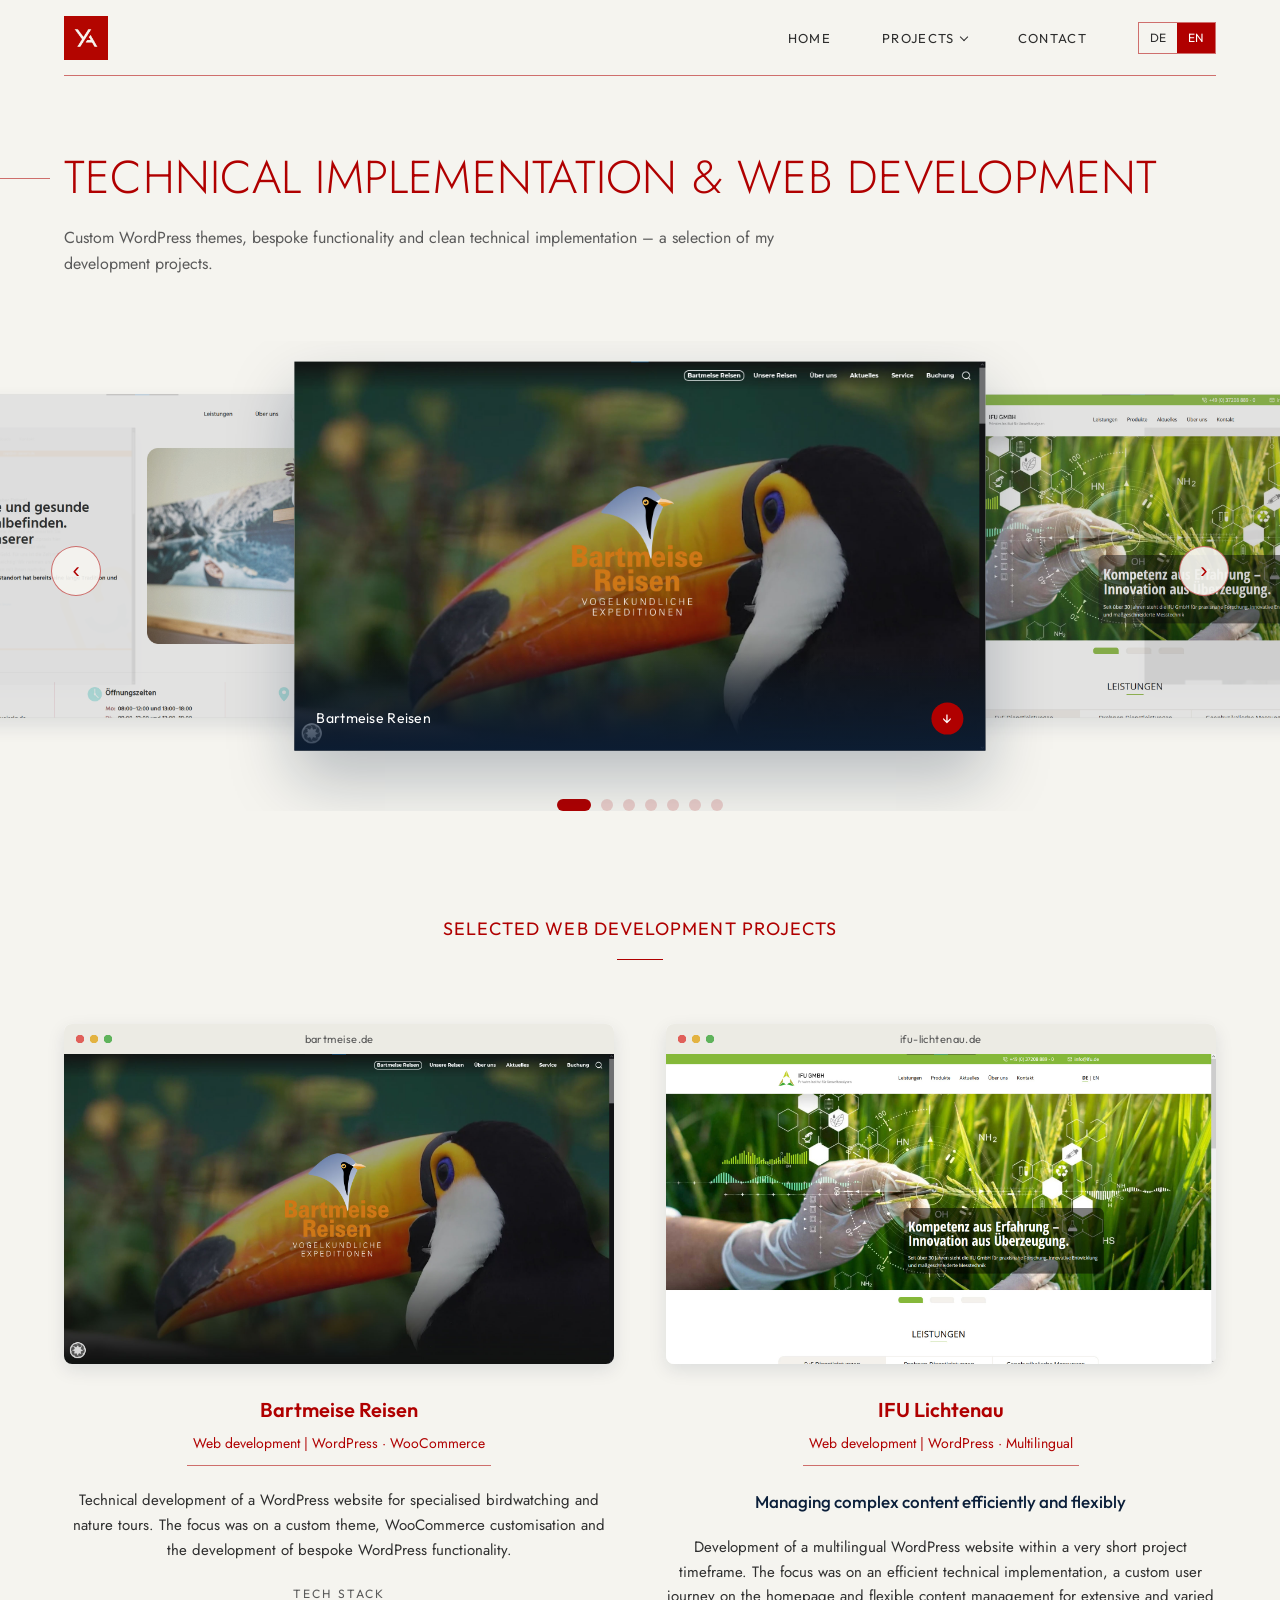
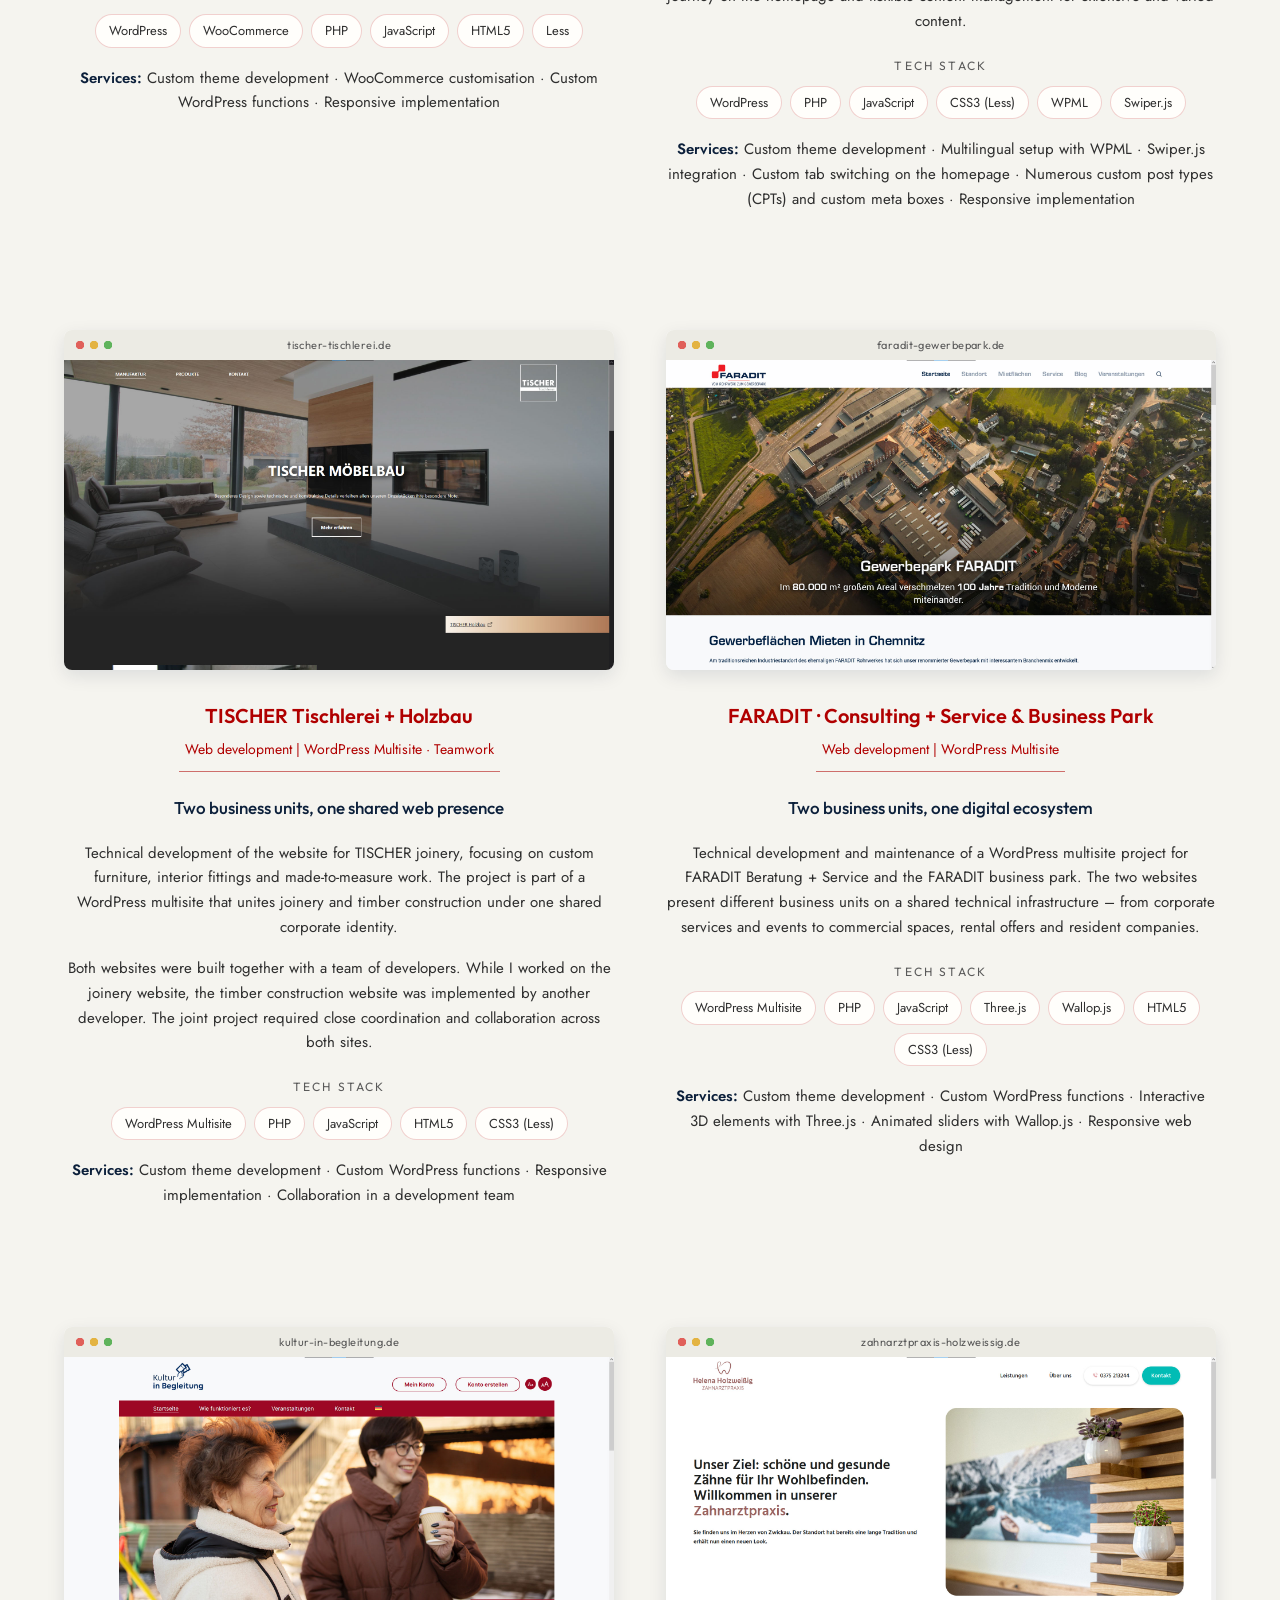
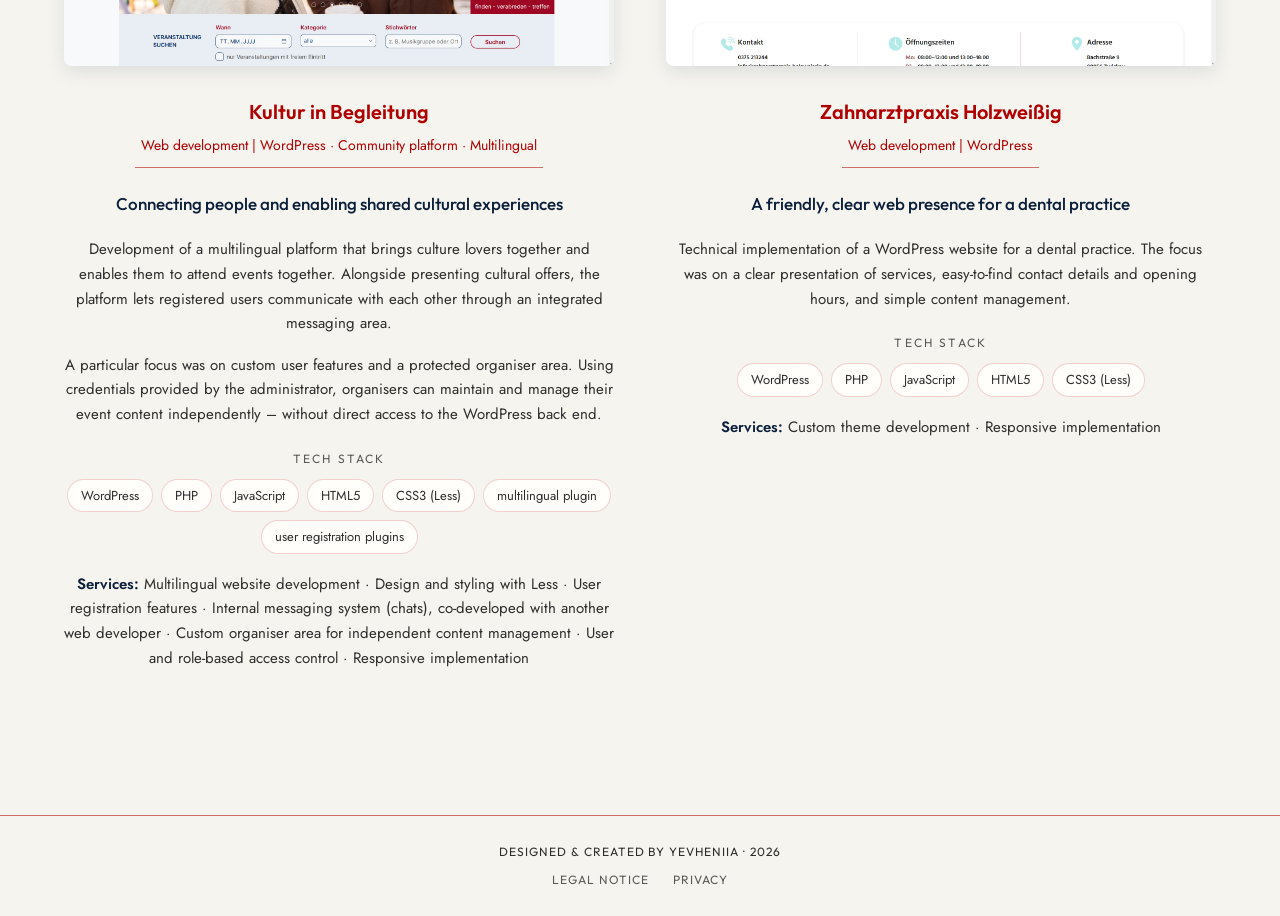
<file: web-development.html>
<!DOCTYPE html>
<html lang="de">
<head>
  <meta charset="UTF-8">
  <meta name="viewport" content="width=device-width, initial-scale=1">
  <title>Technische Umsetzung &amp; Webentwicklung – Yevheniia Abashkina</title>
  <meta name="description" content="Ausgewählte Webentwicklungsprojekte von Yevheniia Abashkina: individuelle WordPress-Themes, WooCommerce, Multisite und Mehrsprachigkeit.">
  <meta name="title-de" content="Technische Umsetzung &amp; Webentwicklung – Yevheniia Abashkina">
  <meta name="title-en" content="Technical Implementation &amp; Web Development – Yevheniia Abashkina">
  <meta name="description-de" content="Ausgewählte Webentwicklungsprojekte von Yevheniia Abashkina: individuelle WordPress-Themes, WooCommerce, Multisite und Mehrsprachigkeit.">
  <meta name="description-en" content="Selected web development projects by Yevheniia Abashkina: custom WordPress themes, WooCommerce, multisite and multilingual websites.">
  <meta name="theme-color" content="#f5f4ef">
  <link rel="icon" type="image/png" href="assets/images/logo-square-red.png">
  <link rel="preload" href="assets/fonts/jost-latin.woff2" as="font" type="font/woff2" crossorigin>
  <link rel="stylesheet" href="css/style.css">
</head>
<body class="page-sub">

  <!-- ===== Header ===== -->
  <header class="site-header">
    <div class="container">
      <a class="header-logo" href="index.html" aria-label="Home">
        <img src="assets/images/logo-square-red.png" alt="YA Logo" width="44" height="44">
      </a>

      <button class="nav-toggle" aria-label="Menü" aria-expanded="false" aria-controls="main-nav">
        <span></span><span></span><span></span>
      </button>

      <nav class="main-nav" id="main-nav" aria-label="Hauptnavigation">
        <ul>
          <li><a href="index.html">Home</a></li>
          <li class="has-sub">
            <button class="nav-link" type="button" aria-expanded="false">Projects<span class="caret" aria-hidden="true"></span></button>
            <ul class="sub-nav">
              <li><a href="web-development.html" aria-current="page"><span data-lang="de">Technische Umsetzung &amp; Webentwicklung</span><span data-lang="en">Technical Implementation &amp; Web Development</span></a></li>
              <li><a href="concept-design.html"><span data-lang="de">Konzeption, Design &amp; Entwicklung</span><span data-lang="en">Concept, Design &amp; Development</span></a></li>
            </ul>
          </li>
          <li><a href="index.html#contact">Contact</a></li>
          <li>
            <div class="lang-switch" role="group" aria-label="Sprache / Language">
              <button type="button" data-set-lang="de" aria-pressed="true">DE</button>
              <button type="button" data-set-lang="en" aria-pressed="false">EN</button>
            </div>
          </li>
        </ul>
      </nav>
    </div>
    <div class="scroll-progress" aria-hidden="true"></div>
  </header>

  <main>
    <section class="page-head container">
      <h1 class="display-title">
        <span data-lang="de">Technische Umsetzung &amp; Webentwicklung</span>
        <span data-lang="en">Technical Implementation &amp; Web Development</span>
      </h1>
      <p class="page-intro reveal"><span data-lang="de">Individuelle WordPress-Themes, eigene Funktionen und saubere technische Umsetzung – eine Auswahl meiner Entwicklungsprojekte.</span><span data-lang="en">Custom WordPress themes, bespoke functionality and clean technical implementation – a selection of my development projects.</span></p>
    </section>

    <!-- ===== Carousel ===== -->
    <section class="coverflow" data-coverflow aria-roledescription="carousel" aria-label="Projekte">
      <div class="coverflow-stage">
        <figure class="coverflow-slide" data-target="bartmeise"><img src="assets/images/projects/bartmeise.de.jpg" alt="Bartmeise Reisen" width="1920" height="1080"><figcaption>Bartmeise Reisen</figcaption></figure>
        <figure class="coverflow-slide" data-target="ifu"><img src="assets/images/projects/ifu-lichtenau.de.jpg" alt="IFU Lichtenau" width="1920" height="1080" loading="lazy"><figcaption>IFU Lichtenau</figcaption></figure>
        <figure class="coverflow-slide" data-target="tischer"><img src="assets/images/projects/tischer-tischlerei.de.jpg" alt="TISCHER Tischlerei + Holzbau" width="1920" height="1080" loading="lazy"><figcaption>TISCHER Tischlerei + Holzbau</figcaption></figure>
        <figure class="coverflow-slide" data-target="faradit"><img src="assets/images/projects/faradit-gewerbepark.de.jpg" alt="FARADIT" width="1920" height="1080" loading="lazy"><figcaption>FARADIT</figcaption></figure>
        <figure class="coverflow-slide" data-target="kib"><img src="assets/images/projects/kultur-in-begleitung.de.jpg" alt="Kultur in Begleitung" width="1920" height="1080" loading="lazy"><figcaption>Kultur in Begleitung</figcaption></figure>
        <figure class="coverflow-slide" data-href="https://zapmuradqasem.com"><img src="assets/images/projects/zapmuradqasem.com.jpg" alt="Zahnarztpraxis Murad Qasem" width="1920" height="1080" loading="lazy"><figcaption>Zahnarztpraxis Murad Qasem</figcaption></figure>
        <figure class="coverflow-slide" data-target="holzweissig-dental"><img src="assets/images/projects/zahnarztpraxis-holzweissig.de.jpg" alt="Zahnarztpraxis Holzweißig" width="1920" height="1080" loading="lazy"><figcaption>Zahnarztpraxis Holzweißig</figcaption></figure>
      </div>
      <button class="coverflow-nav coverflow-nav--prev" type="button" aria-label="Zurück">‹</button>
      <button class="coverflow-nav coverflow-nav--next" type="button" aria-label="Weiter">›</button>
      <div class="coverflow-dots"></div>
    </section>

    <!-- ===== Projects ===== -->
    <section class="projects container">
      <h2 class="section-label">
        <span data-lang="de">Ausgewählte Webentwicklungsprojekte</span>
        <span data-lang="en">Selected web development projects</span>
      </h2>

      <div class="project-grid">

        <!-- Bartmeise -->
        <article class="project reveal" id="bartmeise">
          <a class="project-media" data-domain="bartmeise.de" href="https://bartmeise.de" target="_blank" rel="noopener">
            <img src="assets/images/projects/bartmeise.de.jpg" alt="Website Bartmeise Reisen" width="1920" height="1080" loading="lazy">
          </a>
          <h3>Bartmeise Reisen</h3>
          <div class="project-tags"><span data-lang="de">Webentwicklung</span><span data-lang="en">Web development</span> | WordPress · WooCommerce</div>
          <div data-lang="de">
            <p>Technische Entwicklung einer WordPress-Website für spezialisierte Vogelbeobachtungs- und Naturreisen. Der Schwerpunkt lag auf einem individuellen Theme, der Anpassung von WooCommerce und der Entwicklung eigener WordPress-Funktionen.</p>
            <div class="chips"><span class="chips-label">Tech Stack</span><ul><li>WordPress</li><li>WooCommerce</li><li>PHP</li><li>JavaScript</li><li>HTML5</li><li>Less</li></ul></div>
            <p><strong>Leistungen:</strong> Individuelle Theme-Entwicklung · WooCommerce-Anpassungen · Entwicklung eigener WordPress-Funktionen · Responsive Umsetzung</p>
          </div>
          <div data-lang="en">
            <p>Technical development of a WordPress website for specialised birdwatching and nature tours. The focus was on a custom theme, WooCommerce customisation and the development of bespoke WordPress functionality.</p>
            <div class="chips"><span class="chips-label">Tech Stack</span><ul><li>WordPress</li><li>WooCommerce</li><li>PHP</li><li>JavaScript</li><li>HTML5</li><li>Less</li></ul></div>
            <p><strong>Services:</strong> Custom theme development · WooCommerce customisation · Custom WordPress functions · Responsive implementation</p>
          </div>
        </article>

        <!-- IFU Lichtenau -->
        <article class="project reveal" id="ifu">
          <a class="project-media" data-domain="ifu-lichtenau.de" href="https://ifu-lichtenau.de" target="_blank" rel="noopener">
            <img src="assets/images/projects/ifu-lichtenau.de.jpg" alt="Website IFU Lichtenau" width="1920" height="1080" loading="lazy">
          </a>
          <h3>IFU Lichtenau</h3>
          <div class="project-tags"><span data-lang="de">Webentwicklung</span><span data-lang="en">Web development</span> | WordPress · Multilingual</div>
          <div data-lang="de">
            <p class="project-claim">Komplexe Inhalte effizient und flexibel verwalten</p>
            <p>Entwicklung einer mehrsprachigen WordPress-Website innerhalb eines sehr kurzen Projektzeitraums. Der Schwerpunkt lag auf einer effizienten technischen Umsetzung, einer individuellen Benutzerführung auf der Startseite und einer flexiblen Inhaltsverwaltung für umfangreiche und unterschiedliche Inhalte.</p>
            <div class="chips"><span class="chips-label">Tech Stack</span><ul><li>WordPress</li><li>PHP</li><li>JavaScript</li><li>CSS3 (Less)</li><li>WPML</li><li>Swiper.js</li></ul></div>
            <p><strong>Leistungen:</strong> Individuelle Theme-Entwicklung · Mehrsprachigkeit mit WPML · Integration von Swiper.js · Individuelle Tab-Umschaltung auf der Startseite · Entwicklung zahlreicher Custom Post Types (CPTs) und Custom Metaboxen · Responsive Umsetzung</p>
          </div>
          <div data-lang="en">
            <p class="project-claim">Managing complex content efficiently and flexibly</p>
            <p>Development of a multilingual WordPress website within a very short project timeframe. The focus was on an efficient technical implementation, a custom user journey on the homepage and flexible content management for extensive and varied content.</p>
            <div class="chips"><span class="chips-label">Tech Stack</span><ul><li>WordPress</li><li>PHP</li><li>JavaScript</li><li>CSS3 (Less)</li><li>WPML</li><li>Swiper.js</li></ul></div>
            <p><strong>Services:</strong> Custom theme development · Multilingual setup with WPML · Swiper.js integration · Custom tab switching on the homepage · Numerous custom post types (CPTs) and custom meta boxes · Responsive implementation</p>
          </div>
        </article>

        <!-- TISCHER -->
        <article class="project reveal" id="tischer">
          <a class="project-media" data-domain="tischer-tischlerei.de" href="https://tischer-tischlerei.de" target="_blank" rel="noopener">
            <img src="assets/images/projects/tischer-tischlerei.de.jpg" alt="Website TISCHER Tischlerei + Holzbau" width="1920" height="1080" loading="lazy">
          </a>
          <h3>TISCHER Tischlerei + Holzbau</h3>
          <div class="project-tags"><span data-lang="de">Webentwicklung</span><span data-lang="en">Web development</span> | WordPress Multisite · <span data-lang="de">Teamarbeit</span><span data-lang="en">Teamwork</span></div>
          <div data-lang="de">
            <p class="project-claim">Zwei Unternehmensbereiche, ein gemeinsamer Webauftritt</p>
            <p>Technische Entwicklung der Website für die TISCHER Tischlerei mit Schwerpunkt auf individuellem Möbelbau, Innenausbau und Maßanfertigungen. Das Projekt ist Teil einer WordPress-Multisite, die die Bereiche Tischlerei und Holzbau unter einer gemeinsamen Unternehmensidentität verbindet.</p>
            <p>Die Umsetzung der beiden Websites erfolgte in Zusammenarbeit mit einem Entwicklerteam. Während ich an der Tischlerei-Website arbeitete, wurde die Holzbau-Website von einem anderen Entwickler umgesetzt. Die gemeinsame Projektarbeit erforderte eine enge Abstimmung und Zusammenarbeit über beide Webauftritte hinweg.</p>
            <div class="chips"><span class="chips-label">Tech Stack</span><ul><li>WordPress Multisite</li><li>PHP</li><li>JavaScript</li><li>HTML5</li><li>CSS3 (Less)</li></ul></div>
            <p><strong>Leistungen:</strong> Individuelle Theme-Entwicklung · Entwicklung eigener WordPress-Funktionen · Responsive Umsetzung · Zusammenarbeit im Entwicklerteam</p>
          </div>
          <div data-lang="en">
            <p class="project-claim">Two business units, one shared web presence</p>
            <p>Technical development of the website for TISCHER joinery, focusing on custom furniture, interior fittings and made-to-measure work. The project is part of a WordPress multisite that unites joinery and timber construction under one shared corporate identity.</p>
            <p>Both websites were built together with a team of developers. While I worked on the joinery website, the timber construction website was implemented by another developer. The joint project required close coordination and collaboration across both sites.</p>
            <div class="chips"><span class="chips-label">Tech Stack</span><ul><li>WordPress Multisite</li><li>PHP</li><li>JavaScript</li><li>HTML5</li><li>CSS3 (Less)</li></ul></div>
            <p><strong>Services:</strong> Custom theme development · Custom WordPress functions · Responsive implementation · Collaboration in a development team</p>
          </div>
        </article>

        <!-- FARADIT -->
        <article class="project reveal" id="faradit">
          <a class="project-media" data-domain="faradit-gewerbepark.de" href="https://faradit-gewerbepark.de" target="_blank" rel="noopener">
            <img src="assets/images/projects/faradit-gewerbepark.de.jpg" alt="Website FARADIT Gewerbepark" width="1920" height="1080" loading="lazy">
          </a>
          <h3>FARADIT · <span data-lang="de">Beratung + Service &amp; Gewerbepark</span><span data-lang="en">Consulting + Service &amp; Business Park</span></h3>
          <div class="project-tags"><span data-lang="de">Webentwicklung</span><span data-lang="en">Web development</span> | WordPress Multisite</div>
          <div data-lang="de">
            <p class="project-claim">Zwei Unternehmensbereiche, ein digitales Ökosystem</p>
            <p>Technische Entwicklung und Betreuung eines WordPress-Multisite-Projekts für FARADIT Beratung + Service und den FARADIT Gewerbepark. Die beiden Websites präsentieren unterschiedliche Geschäftsbereiche innerhalb einer gemeinsamen technischen Infrastruktur – von Unternehmensleistungen und Veranstaltungen bis hin zu Gewerbeflächen, Mietangeboten und ansässigen Unternehmen.</p>
            <div class="chips"><span class="chips-label">Tech Stack</span><ul><li>WordPress Multisite</li><li>PHP</li><li>JavaScript</li><li>Three.js</li><li>Wallop.js</li><li>HTML5</li><li>CSS3 (Less)</li></ul></div>
            <p><strong>Leistungen:</strong> Individuelle Theme-Entwicklung · Entwicklung eigener WordPress-Funktionen · Integration interaktiver 3D-Elemente mit Three.js · Umsetzung animierter Slider mit Wallop.js · Responsive Webdesign</p>
          </div>
          <div data-lang="en">
            <p class="project-claim">Two business units, one digital ecosystem</p>
            <p>Technical development and maintenance of a WordPress multisite project for FARADIT Beratung + Service and the FARADIT business park. The two websites present different business units on a shared technical infrastructure – from corporate services and events to commercial spaces, rental offers and resident companies.</p>
            <div class="chips"><span class="chips-label">Tech Stack</span><ul><li>WordPress Multisite</li><li>PHP</li><li>JavaScript</li><li>Three.js</li><li>Wallop.js</li><li>HTML5</li><li>CSS3 (Less)</li></ul></div>
            <p><strong>Services:</strong> Custom theme development · Custom WordPress functions · Interactive 3D elements with Three.js · Animated sliders with Wallop.js · Responsive web design</p>
          </div>
        </article>

        <!-- Kultur in Begleitung -->
        <article class="project reveal" id="kib">
          <a class="project-media" data-domain="kultur-in-begleitung.de" href="https://kultur-in-begleitung.de" target="_blank" rel="noopener">
            <img src="assets/images/projects/kultur-in-begleitung.de.jpg" alt="Website Kultur in Begleitung" width="1920" height="1080" loading="lazy">
          </a>
          <h3>Kultur in Begleitung</h3>
          <div class="project-tags"><span data-lang="de">Webentwicklung</span><span data-lang="en">Web development</span> | WordPress · <span data-lang="de">Community-Plattform</span><span data-lang="en">Community platform</span> · Multilingual</div>
          <div data-lang="de">
            <p class="project-claim">Menschen verbinden und Kulturerlebnisse gemeinsam ermöglichen</p>
            <p>Entwicklung einer mehrsprachigen Plattform, die Kulturinteressierte zusammenbringt und gemeinsame Besuche von Veranstaltungen ermöglicht. Neben der Präsentation von Kulturangeboten bietet die Plattform registrierten Nutzern die Möglichkeit, sich untereinander über einen integrierten Nachrichtenbereich auszutauschen.</p>
            <p>Ein besonderer Schwerpunkt lag auf der Entwicklung individueller Benutzerfunktionen und eines geschützten Veranstalterbereichs. Veranstalter können mit vom Administrator bereitgestellten Zugangsdaten ihre Veranstaltungsinhalte eigenständig pflegen und verwalten – ohne direkten Zugriff auf das WordPress-Backend.</p>
            <div class="chips"><span class="chips-label">Tech Stack</span><ul><li>WordPress</li><li>PHP</li><li>JavaScript</li><li>HTML5</li><li>CSS3 (Less)</li><li>Mehrsprachigkeits-Plugin</li><li>Benutzerregistrierungs-Plugins</li></ul></div>
            <p><strong>Leistungen:</strong> Mehrsprachige Website-Entwicklung · Gestaltung und Styling mit Less · Integration von Benutzerregistrierungsfunktionen · Gemeinsame Entwicklung eines internen Nachrichtensystems (Chats) mit einem weiteren Webentwickler · Individueller Veranstalterbereich zur eigenständigen Inhaltspflege · Benutzer- und rollenbasierte Zugriffskontrolle · Responsive Umsetzung</p>
          </div>
          <div data-lang="en">
            <p class="project-claim">Connecting people and enabling shared cultural experiences</p>
            <p>Development of a multilingual platform that brings culture lovers together and enables them to attend events together. Alongside presenting cultural offers, the platform lets registered users communicate with each other through an integrated messaging area.</p>
            <p>A particular focus was on custom user features and a protected organiser area. Using credentials provided by the administrator, organisers can maintain and manage their event content independently – without direct access to the WordPress back end.</p>
            <div class="chips"><span class="chips-label">Tech Stack</span><ul><li>WordPress</li><li>PHP</li><li>JavaScript</li><li>HTML5</li><li>CSS3 (Less)</li><li>multilingual plugin</li><li>user registration plugins</li></ul></div>
            <p><strong>Services:</strong> Multilingual website development · Design and styling with Less · User registration features · Internal messaging system (chats), co-developed with another web developer · Custom organiser area for independent content management · User and role-based access control · Responsive implementation</p>
          </div>
        </article>

        <!-- Holzweissig dental practice — TODO: review/complete project text -->
        <article class="project reveal" id="holzweissig-dental">
          <a class="project-media" data-domain="zahnarztpraxis-holzweissig.de" href="https://zahnarztpraxis-holzweissig.de" target="_blank" rel="noopener">
            <img src="assets/images/projects/zahnarztpraxis-holzweissig.de.jpg" alt="Website Zahnarztpraxis Holzweißig" width="1920" height="1080" loading="lazy">
          </a>
          <h3>Zahnarztpraxis Holzweißig</h3>
          <div class="project-tags"><span data-lang="de">Webentwicklung</span><span data-lang="en">Web development</span> | WordPress</div>
          <div data-lang="de">
            <p class="project-claim">Ein freundlicher, klarer Webauftritt für eine Zahnarztpraxis</p>
            <p>Technische Umsetzung einer WordPress-Website für eine Zahnarztpraxis. Im Mittelpunkt standen eine übersichtliche Präsentation der Leistungen, schnell auffindbare Kontaktinformationen und Öffnungszeiten sowie eine einfache Pflege der Inhalte.</p>
            <div class="chips"><span class="chips-label">Tech Stack</span><ul><li>WordPress</li><li>PHP</li><li>JavaScript</li><li>HTML5</li><li>CSS3 (Less)</li></ul></div>
            <p><strong>Leistungen:</strong> Individuelle Theme-Entwicklung · Responsive Umsetzung</p>
          </div>
          <div data-lang="en">
            <p class="project-claim">A friendly, clear web presence for a dental practice</p>
            <p>Technical implementation of a WordPress website for a dental practice. The focus was on a clear presentation of services, easy-to-find contact details and opening hours, and simple content management.</p>
            <div class="chips"><span class="chips-label">Tech Stack</span><ul><li>WordPress</li><li>PHP</li><li>JavaScript</li><li>HTML5</li><li>CSS3 (Less)</li></ul></div>
            <p><strong>Services:</strong> Custom theme development · Responsive implementation</p>
          </div>
        </article>

      </div>
    </section>
  </main>

  <!-- ===== Footer ===== -->
  <footer class="site-footer">
    <div class="container">
      Designed &amp; created by Yevheniia · <span data-year>2026</span>
      <nav aria-label="Rechtliches">
        <a href="legal-notice.html"><span data-lang="de">Impressum</span><span data-lang="en">Legal notice</span></a>
        <a href="privacy.html"><span data-lang="de">Datenschutz</span><span data-lang="en">Privacy</span></a>
      </nav>
    </div>
  </footer>

  <button class="to-top" type="button" aria-label="Nach oben / Back to top">↑</button>

  <script src="js/main.js"></script>
</body>
</html>
</file>
<file: css/style.css>
/* =========================================================
Yevheniia Abashkina – Portfolio
========================================================= */

/* ---------- Fonts (self-hosted, GDPR-compliant) ---------- */
@font-face {
    font-family: "Jost";
    src: url("../assets/fonts/jost-latin.woff2") format("woff2");
    font-weight: 300 700;
    font-style: normal;
    font-display: swap;
}

@font-face {
    font-family: "Outfit";
    src: url("../assets/fonts/outfit-latin.woff2") format("woff2");
    font-weight: 300 700;
    font-style: normal;
    font-display: swap;
}

/* ---------- Design Tokens ---------- */
:root {
    --navy: #0b1f3a;
    --navy-light: #142c4f;
    --red: #b00000;
    --red-dark: #8c0000;
    --cream: #f5f4ef;
    --cream-dark: #ecebe4;
    --white: #fffefb;
    --dark: #2e2e2e;
    --muted: #5a5a5a;
    --line: rgba(176, 0, 0, 0.55);
    --line-soft: rgba(176, 0, 0, 0.18);

    --font-head: "Outfit", "Segoe UI", system-ui, sans-serif;
    --font-body: "Jost", "Century Gothic", "Futura", system-ui, sans-serif;

    --container: 1600px;
    --gutter: clamp(20px, 5vw, 80px);
    --section-space: clamp(80px, 10vw, 180px);
    --header-h: 76px;

    --ease: cubic-bezier(.22, .7, .2, 1);
    --shadow-sm: 0 6px 18px rgba(11, 31, 58, .10);
    --shadow-lg: 0 24px 60px rgba(11, 31, 58, .18);
}

/* ---------- Base ---------- */
*,
*::before,
*::after {
    box-sizing: border-box;
}

html {
    scroll-behavior: smooth;
    scroll-padding-top: var(--header-h);
}

body {
    margin: 0;
    background: var(--cream);
    color: var(--dark);
    font-family: var(--font-body);
    font-weight: 400;
    font-size: clamp(16px, 0.95vw, 18px);
    line-height: 1.65;
    -webkit-font-smoothing: antialiased;
    overflow-x: clip;
}

::selection {
    background: var(--red);
    color: #fff;
}

img {
    display: block;
    width: 100%;
    max-width: 100%;
    height: auto;
}

a {
    color: inherit;
}

p {
    margin: 0 0 1.1em;
}

h1,
h2,
h3,
h4 {
    margin: 0;
    font-weight: 400;
}

.container {
    width: 100%;
    max-width: calc(var(--container) + 2 * var(--gutter));
    margin-inline: auto;
    padding-inline: var(--gutter);
}

.visually-hidden {
    position: absolute !important;
    width: 1px;
    height: 1px;
    overflow: hidden;
    clip: rect(0 0 0 0);
    white-space: nowrap;
}

:focus-visible {
    outline: 2px solid var(--red);
    outline-offset: 3px;
}

/* ---------- Bilingual content (DE / EN) ---------- */
html[lang="de"] [data-lang="en"],
html[lang="en"] [data-lang="de"] {
    display: none !important;
}

/* ---------- Header / Navigation ---------- */
.site-header {
    position: sticky;
    top: 0;
    z-index: 50;
    background: rgba(245, 244, 239, 0.9);
    backdrop-filter: blur(10px);
    -webkit-backdrop-filter: blur(10px);
    transition: box-shadow .3s;
}

.has-shadow .site-header {
    box-shadow: 0 8px 30px rgba(11, 31, 58, .07);
}

.site-header .container {
    display: flex;
    align-items: center;
    justify-content: space-between;
    gap: 24px;
    min-height: var(--header-h);
    position: relative;
}

.site-header .container::after {
    content: "";
    position: absolute;
    left: var(--gutter);
    right: var(--gutter);
    bottom: 0;
    height: 1px;
    background: var(--line);
}

/* Scroll progress bar */
.scroll-progress {
    position: absolute;
    left: 0;
    bottom: -1px;
    height: 2px;
    width: 100%;
    background: var(--red);
    transform-origin: left;
    transform: scaleX(var(--progress, 0));
    z-index: 2;
}

.header-logo {
    display: block;
    width: 44px;
    opacity: 0;
    transform: translateY(-6px);
    transition: opacity .35s, transform .35s;
}

.header-logo img {
    width: 100%;
}

.is-scrolled .header-logo,
.page-sub .header-logo {
    opacity: 1;
    transform: none;
}

.main-nav ul {
    display: flex;
    align-items: center;
    gap: clamp(24px, 4vw, 90px);
    margin: 0;
    padding: 0;
    list-style: none;
}

.main-nav a,
.main-nav button.nav-link {
    font-family: var(--font-head);
    font-size: 13px;
    letter-spacing: .1em;
    text-transform: uppercase;
    text-decoration: none;
    color: var(--dark);
    background: none;
    border: 0;
    padding: 6px 0;
    cursor: pointer;
    position: relative;
    transition: color .2s;
}

.main-nav a:hover,
.main-nav button.nav-link:hover {
    color: var(--red);
}

.main-nav a::after,
.main-nav button.nav-link::after {
    content: "";
    position: absolute;
    left: 0;
    right: 100%;
    bottom: 0;
    height: 1px;
    background: var(--red);
    transition: right .3s var(--ease);
}

.main-nav a:hover::after,
.main-nav a[aria-current="page"]::after,
.main-nav button.nav-link:hover::after {
    right: 0;
}

/* Dropdown */
.has-sub {
    position: relative;
}

.nav-link .caret {
    display: inline-block;
    width: 6px;
    height: 6px;
    margin-left: 6px;
    border-right: 1px solid currentColor;
    border-bottom: 1px solid currentColor;
    transform: translateY(-3px) rotate(45deg);
    transition: transform .25s;
}

.has-sub:hover .caret,
.has-sub.open .caret {
    transform: translateY(0) rotate(225deg);
}

.sub-nav {
    position: absolute;
    top: calc(100% + 14px);
    right: -20px;
    min-width: 300px;
    padding: 10px 0 !important;
    background: var(--white);
    border-top: 2px solid var(--red);
    box-shadow: var(--shadow-lg);
    flex-direction: column;
    align-items: stretch !important;
    gap: 0 !important;
    opacity: 0;
    visibility: hidden;
    transform: translateY(-8px);
    transition: opacity .25s, transform .25s var(--ease), visibility .25s;
}

.sub-nav::before {
    /* hover bridge */
    content: "";
    position: absolute;
    left: 0;
    right: 0;
    top: -16px;
    height: 16px;
}

.has-sub:hover .sub-nav,
.has-sub:focus-within .sub-nav,
.has-sub.open .sub-nav {
    opacity: 1;
    visibility: visible;
    transform: none;
}

.sub-nav a {
    display: block;
    padding: 12px 24px !important;
    transition: background .2s, color .2s, padding .25s var(--ease) !important;
}

.sub-nav a::after {
    display: none;
}

.sub-nav a:hover {
    color: var(--red);
    background: var(--cream);
    padding-left: 30px !important;
}

/* Language switch */
.lang-switch {
    display: inline-flex;
    font-family: var(--font-head);
    font-size: 12px;
    letter-spacing: .08em;
    border: 1px solid var(--line);
    overflow: hidden;
}

.lang-switch button {
    background: none;
    border: 0;
    cursor: pointer;
    padding: 5px 11px;
    font: inherit;
    color: var(--dark);
    transition: background .2s, color .2s;
}

.lang-switch button:hover {
    color: var(--red);
}

.lang-switch button[aria-pressed="true"] {
    background: var(--red);
    color: #fff;
}

/* Mobile menu */
.nav-toggle {
    display: none;
    background: none;
    border: 0;
    cursor: pointer;
    width: 40px;
    height: 40px;
    padding: 8px;
}

.nav-toggle span {
    display: block;
    height: 2px;
    background: var(--dark);
    margin: 6px 0;
    transition: transform .25s, opacity .25s;
}

@media (max-width: 820px) {
    .header-logo {
        opacity: 1;
        transform: none;
    }

    .nav-toggle {
        display: block;
    }

    .main-nav {
        position: fixed;
        inset: var(--header-h) 0 0 0;
        background: var(--cream);
        padding: 40px var(--gutter);
        transform: translateX(100%);
        visibility: hidden;
        transition: transform .35s var(--ease), visibility .35s;
        overflow-y: auto;
    }

    .nav-open .main-nav {
        min-height: calc(100vh - 76px);
        transform: none;
        visibility: visible;
        z-index: 999;
    }

    .main-nav ul {
        flex-direction: column;
        align-items: flex-start;
        gap: 22px;
    }

    .main-nav a,
    .main-nav button.nav-link {
        font-size: 18px;
    }

    .nav-link .caret {
        display: none;
    }

    .sub-nav {
        position: static;
        opacity: 1;
        visibility: visible;
        transform: none;
        border: 0;
        box-shadow: none;
        background: none;
        padding: 8px 0 0 16px !important;
        min-width: 0;
    }

    .sub-nav a {
        padding: 6px 0 !important;
        font-size: 15px !important;
    }

    .sub-nav a:hover {
        background: none;
        padding-left: 0 !important;
    }

    .nav-open .nav-toggle span:nth-child(1) {
        transform: translateY(8px) rotate(45deg);
    }

    .nav-open .nav-toggle span:nth-child(2) {
        opacity: 0;
    }

    .nav-open .nav-toggle span:nth-child(3) {
        transform: translateY(-8px) rotate(-45deg);
    }
}

/* ---------- Hero ---------- */
.hero {
    position: relative;
    padding-block: clamp(60px, 8vw, 130px) clamp(60px, 7vw, 110px);
    text-align: center;
    isolation: isolate;
}

/* Soft brand-colored glow behind the logo */
.hero::before {
    content: "";
    position: absolute;
    inset: -10% 0 0;
    z-index: -1;
    background:
        radial-gradient(40% 45% at 50% 22%, rgba(176, 0, 0, .07), transparent 70%),
        radial-gradient(35% 40% at 80% 70%, rgba(11, 31, 58, .05), transparent 70%),
        radial-gradient(30% 35% at 15% 60%, rgba(176, 0, 0, .04), transparent 70%);
    pointer-events: none;
}

.hero-logo {
    width: min(560px, 82vw);
    margin: 0 auto clamp(50px, 6vw, 90px);
}

.hero-intro {
    max-width: 820px;
    margin-inline: auto;
    font-size: clamp(16px, 1.15vw, 20px);
    line-height: 1.7;
}

/* Discipline quick links */
.hero-tags {
    display: flex;
    flex-wrap: wrap;
    justify-content: center;
    gap: 12px;
    margin: clamp(30px, 3vw, 46px) 0 0;
    padding: 0;
    list-style: none;
}

.hero-tags a {
    display: inline-block;
    padding: 9px 20px;
    border: 1px solid var(--line);
    border-radius: 999px;
    font-family: var(--font-head);
    font-size: 13px;
    letter-spacing: .08em;
    text-transform: uppercase;
    text-decoration: none;
    color: var(--red);
    transition: background .25s, color .25s, transform .25s var(--ease);
}

.hero-tags a:hover {
    background: var(--red);
    color: #fff;
    transform: translateY(-2px);
}

/* Scroll cue */
.scroll-cue {
    display: block;
    width: 1px;
    height: 70px;
    margin: clamp(40px, 5vw, 70px) auto 0;
    background: var(--line-soft);
    position: relative;
    overflow: hidden;
}

.scroll-cue::after {
    content: "";
    position: absolute;
    left: 0;
    top: -40%;
    width: 100%;
    height: 40%;
    background: var(--red);
    animation: scroll-cue 2.2s var(--ease) infinite;
}

@keyframes scroll-cue {
    0% {
        top: -40%;
    }

    100% {
        top: 100%;
    }
}

/* Page-load entrance */
.intro-anim {
    opacity: 0;
    transform: translateY(18px);
    animation: intro-in 1s var(--ease) forwards;
    animation-delay: var(--delay, 0s);
}

.hero-logo.intro-anim {
    transform: scale(.94);
}

@keyframes intro-in {
    to {
        opacity: 1;
        transform: none;
    }
}

/* ---------- Typography ---------- */
.display-title {
    font-family: var(--font-body);
    font-weight: 300;
    color: var(--red);
    text-transform: uppercase;
    font-size: clamp(32px, 3.6vw, 66px);
    line-height: 1.08;
    letter-spacing: .005em;
}

.eyebrow {
    display: inline-flex;
    align-items: center;
    gap: 12px;
    margin-bottom: 14px;
    font-family: var(--font-head);
    font-size: 13px;
    letter-spacing: .22em;
    text-transform: uppercase;
    color: var(--muted);
}

.eyebrow b {
    color: var(--red);
    font-weight: 500;
}

.section-label {
    font-family: var(--font-head);
    font-weight: 400;
    color: var(--red);
    text-transform: uppercase;
    letter-spacing: .06em;
    font-size: clamp(18px, 1.35vw, 25px);
    text-align: center;
}

/* Small ornament under section labels */
.section-label::after {
    content: "";
    display: block;
    width: 46px;
    height: 1px;
    margin: 16px auto 0;
    background: var(--red);
}

/* ---------- Role sections (home page) ---------- */
.role {
    padding-top: var(--section-space);
}

.role-grid {
    display: grid;
    grid-template-columns: minmax(0, 1fr) minmax(0, 1fr);
    gap: clamp(30px, 4vw, 70px);
    align-items: start;
}

.role-media {
    position: relative;
    isolation: isolate;
}

/* _ */

.role-text {
    padding-top: 2%;
}

.role-text .display-title {
    position: relative;
    margin-bottom: clamp(24px, 2.5vw, 44px);
}

/* Horizontal line leading to the heading */
.role-text .display-title::before {
    content: "";
    position: absolute;
    top: .55em;
    right: calc(100% + 8px);
    width: clamp(60px, 10vw, 230px);
    z-index: 2;
    height: 1px;
    background: var(--line);
    transform: scaleX(0);
    transform-origin: left;
    transition: transform 1s var(--ease) .3s;
}

.role-text.is-visible .display-title::before {
    transform: scaleX(1);
}

.role-text p {
    max-width: 660px;
}

.role--reverse .role-media {
    order: 2;
}

.role--reverse .role-text {
    order: 1;
    text-align: right;
}

.role--reverse .role-text p {
    margin-left: auto;
}

.role--reverse .role-text .display-title::before {
    right: auto;
    left: calc(100% + 8px);
    transform-origin: right;
}

/* ---------- Stack sections ---------- */
.stack {
    margin-top: clamp(50px, 8vw, 150px);
}

.stack .section-label {
    margin-bottom: clamp(36px, 4vw, 64px);
}

.icon-row {
    display: grid;
    grid-template-columns: repeat(8, minmax(0, 1fr));
    gap: 30px 16px;
    margin: 0;
    padding: 0;
    list-style: none;
    text-align: center;
}

.icon-row li {
    display: flex;
    flex-direction: column;
    align-items: center;
    gap: 16px;
    font-family: var(--font-head);
    font-size: 13px;
    letter-spacing: .06em;
    text-transform: uppercase;
}

.icon-tile {
    display: grid;
    place-items: center;
    width: 96px;
    height: 96px;
    transition: all .3s ease-in-out;
}

.icon {
    width: 46px;
    height: 46px;
    transition: filter .3s;
}

.icon-row li:hover .icon-tile {
    background: var(--red);
    transform: translateY(-6px);
    box-shadow: 0 14px 30px rgba(176, 0, 0, .28);
}

.icon-row li:hover .icon {
    filter: brightness(0) invert(1);
}

.stack-cols {
    display: grid;
    grid-template-columns: repeat(4, minmax(0, 1fr));
    gap: 24px;
    text-align: center;
}

.stack-cols h4 {
    display: inline-block;
    font-family: var(--font-head);
    font-weight: 600;
    color: var(--red);
    font-size: clamp(16px, 1.1vw, 20px);
    padding: 0 14px 10px;
    border-bottom: 1px solid var(--line);
    margin-bottom: 18px;
}

.stack-cols ul {
    list-style: none;
    margin: 0;
    padding: 0;
    font-size: 15px;
    line-height: 1.85;
}

@media (max-width: 1000px) {
    .icon-row {
        grid-template-columns: repeat(4, minmax(0, 1fr));
    }

    .stack-cols {
        grid-template-columns: repeat(2, minmax(0, 1fr));
    }
}

/* ---------- Buttons with a line running to the viewport edge ---------- */
.btn-line {
    position: relative;
    display: flex;
    margin-top: clamp(40px, 5vw, 80px);
}

.btn-line--left {
    justify-content: flex-start;
    padding-left: 8%;
}

.btn-line--right {
    justify-content: flex-end;
    padding-right: 8%;
}

.btn-line::before {
    content: "";
    position: absolute;
    top: 50%;
    height: 1px;
    width: 100vw;
    background: var(--line);
    z-index: 0;
}

.btn-line--left::before {
    right: 50%;
}

.btn-line--right::before {
    left: 50%;
}

.btn {
    position: relative;
    z-index: 1;
    display: inline-flex;
    align-items: center;
    gap: 14px;
    min-width: 280px;
    justify-content: center;
    padding: 17px 38px;
    background: var(--red);
    color: #fff;
    font-family: var(--font-head);
    font-size: 14px;
    letter-spacing: .08em;
    text-transform: uppercase;
    text-decoration: none;
    border: 0;
    overflow: hidden;
    isolation: isolate;
    /* Horizontal shift along the line, driven by scroll (see js/main.js) */
    translate: var(--shift, 0px) 0;
    will-change: translate;
    transition: transform .3s var(--ease), box-shadow .3s, translate .15s linear;
}

/* Darker fill sweeping in on hover */
.btn::before {
    content: "";
    position: absolute;
    inset: 0;
    z-index: -1;
    background: var(--navy);
    transform: scaleX(0);
    transform-origin: right;
    transition: transform .45s var(--ease);
}

.btn:hover::before {
    transform: scaleX(1);
    transform-origin: left;
}

.btn:hover {
    transform: translateY(-2px);
    box-shadow: 0 14px 30px rgba(11, 31, 58, .25);
}

.btn-arrow {
    display: inline-block;
    transition: transform .3s var(--ease);
}

.btn:hover .btn-arrow {
    transform: translateX(6px);
}

.btn .play {
    width: 26px;
    height: 26px;
    border-radius: 50%;
    background: rgba(255, 255, 255, .35);
    display: grid;
    place-items: center;
    transition: background .3s, transform .3s var(--ease);
}

.btn .play::before {
    content: "";
    border-left: 8px solid var(--red);
    border-top: 5px solid transparent;
    border-bottom: 5px solid transparent;
    margin-left: 2px;
}

.btn:hover .play {
    background: #fff;
    transform: scale(1.1);
}

/* ---------- Contact ---------- */
.contact {
    position: relative;
    margin-top: var(--section-space);
    padding-block: var(--section-space);
    background: var(--navy);
    color: var(--cream);
    text-align: center;
    overflow: hidden;
    isolation: isolate;
}

/* Large logo watermark */
.contact::before {
    content: "";
    position: absolute;
    z-index: -1;
    right: -6%;
    bottom: -18%;
    width: min(620px, 70vw);
    aspect-ratio: 1;
    background: url("../assets/images/logo-square-red.png") center / contain no-repeat;
    opacity: .07;
    transform: rotate(-8deg);
}

.contact::after {
    content: "";
    position: absolute;
    z-index: -1;
    inset: 0;
    background: radial-gradient(50% 60% at 20% 20%, rgba(176, 0, 0, .25), transparent 70%);
}

.contact .eyebrow {
    color: rgba(245, 244, 239, .7);
}

.contact .eyebrow b {
    color: #e23a3a;
}

.contact .display-title {
    color: var(--cream);
    margin-bottom: 24px;
}

.contact .display-title em {
    font-style: normal;
    color: #e23a3a;
}

.contact p {
    max-width: 640px;
    margin-inline: auto;
    color: rgba(245, 244, 239, .85);
    font-size: clamp(16px, 1.1vw, 19px);
}

.contact-links {
    display: flex;
    flex-wrap: wrap;
    justify-content: center;
    gap: 14px;
    margin: 44px 0 0;
    padding: 0;
    list-style: none;
    font-family: var(--font-head);
    letter-spacing: .06em;
}

.contact-links a {
    display: inline-flex;
    align-items: center;
    gap: 10px;
    padding: 14px 26px;
    border: 1px solid rgba(245, 244, 239, .3);
    text-decoration: none;
    transition: background .25s, border-color .25s, color .25s, transform .3s var(--ease);
}

.contact-links a:hover {
    background: var(--red);
    border-color: var(--red);
    color: #fff;
    transform: translateY(-3px);
}

.contact-links a.is-primary {
    background: var(--red);
    border-color: var(--red);
}

.contact-links a.is-primary:hover {
    background: var(--cream);
    border-color: var(--cream);
    color: var(--navy);
}

/* ---------- Footer ---------- */
.site-footer {
    margin-top: var(--section-space);
}

.home .site-footer {
    margin-top: 0;
    background: var(--navy);
    color: rgba(245, 244, 239, .75);
}

.home .site-footer .container {
    border-top-color: rgba(245, 244, 239, .15);
}

.home .site-footer nav a {
    color: rgba(245, 244, 239, .6);
}

.site-footer .container {
    border-top: 1px solid var(--line);
    padding-block: 26px;
    text-align: center;
    font-family: var(--font-head);
    font-size: 12px;
    letter-spacing: .08em;
    text-transform: uppercase;
}

.site-footer nav {
    margin-top: 8px;
}

.site-footer nav a {
    text-decoration: none;
    margin: 0 10px;
    color: var(--muted);
    transition: color .2s;
}

.site-footer nav a:hover {
    color: var(--red);
}

.home .site-footer nav a:hover {
    color: #fff;
}

/* Back to top */
.to-top {
    position: fixed;
    right: clamp(16px, 2vw, 32px);
    bottom: clamp(16px, 2vw, 32px);
    z-index: 40;
    width: 48px;
    height: 48px;
    border: 0;
    background: var(--red);
    color: #fff;
    font-size: 20px;
    cursor: pointer;
    box-shadow: 0 10px 24px rgba(176, 0, 0, .3);
    opacity: 0;
    visibility: hidden;
    transform: translateY(12px);
    transition: opacity .3s, visibility .3s, transform .3s var(--ease), background .25s;
}

.to-top:hover {
    background: var(--navy);
}

.show-to-top .to-top {
    opacity: 1;
    visibility: visible;
    transform: none;
}

/* ---------- Project pages ---------- */
.page-head {
    padding-top: clamp(50px, 6vw, 110px);
}

.page-head .display-title {
    position: relative;
}

.page-head .display-title::before {
    content: "";
    position: absolute;
    top: .55em;
    right: calc(100% + 14px);
    width: 100vw;
    height: 1px;
    background: var(--line);
}

.page-intro {
    max-width: 720px;
    margin-top: 22px;
    color: var(--muted);
    font-size: clamp(16px, 1.1vw, 19px);
}

/* Coverflow carousel */
.coverflow {
    position: relative;
    margin-top: clamp(40px, 5vw, 90px);
    overflow: hidden;
    padding-block: 10px 0;
}

.coverflow-stage {
    position: relative;
    height: clamp(220px, 32vw, 560px);
    perspective: 1400px;
    touch-action: pan-y;
    user-select: none;
}

.coverflow-slide {
    position: absolute;
    top: 50%;
    left: 50%;
    width: min(54%, 900px);
    aspect-ratio: 16 / 9;
    margin: 0;
    transform: translate(-50%, -50%);
    transition: transform .7s var(--ease), opacity .7s, filter .7s;
    cursor: pointer;
    box-shadow: 0 10px 24px rgba(11, 31, 58, .12);
    background: #ddd;
}

.coverflow-slide.is-active {
    box-shadow: 0 28px 60px rgba(11, 31, 58, .26);
}

.coverflow-slide img {
    width: 100%;
    height: 100%;
    object-fit: cover;
    object-position: top;
    pointer-events: none;
}

.coverflow-slide.is-active {
    cursor: pointer;
}

.coverflow-slide figcaption {
    position: absolute;
    left: 0;
    right: 0;
    bottom: 0;
    display: flex;
    align-items: center;
    justify-content: space-between;
    gap: 12px;
    padding: 50px 22px 16px;
    color: #fff;
    font-family: var(--font-head);
    font-size: clamp(14px, 1.1vw, 18px);
    letter-spacing: .02em;
    background: linear-gradient(transparent, rgba(11, 31, 58, .8));
    opacity: 0;
    transition: opacity .5s;
}

.coverflow-slide figcaption::after {
    content: "↓";
    display: grid;
    place-items: center;
    width: 32px;
    height: 32px;
    border-radius: 50%;
    background: var(--red);
    font-size: 15px;
}

.coverflow-slide:not([data-target]):not([data-href]) figcaption::after {
    display: none;
}

/* Slides linking to an external website */
.coverflow-slide[data-href] figcaption::after {
    content: "↗";
}

.coverflow-slide.is-active figcaption {
    opacity: 1;
}

.coverflow-dots {
    display: flex;
    justify-content: center;
    flex-wrap: wrap;
    gap: 10px;
    margin-top: clamp(24px, 3vw, 44px);
}

.coverflow-dots button {
    width: 12px;
    height: 12px;
    border-radius: 999px;
    border: 0;
    padding: 0;
    cursor: pointer;
    background: rgba(176, 0, 0, .16);
    transition: background .3s, width .4s var(--ease);
}

.coverflow-dots button:hover {
    background: rgba(176, 0, 0, .4);
}

.coverflow-dots button[aria-current="true"] {
    background: var(--red);
    width: 34px;
}

.coverflow-nav {
    position: absolute;
    top: calc(50% - 30px);
    z-index: 10;
    width: 50px;
    height: 50px;
    border-radius: 50%;
    border: 1px solid var(--line);
    background: rgba(245, 244, 239, .92);
    color: var(--red);
    font-size: 22px;
    line-height: 1;
    cursor: pointer;
    display: grid;
    place-items: center;
    transition: background .25s, color .25s, transform .25s var(--ease);
}

.coverflow-nav:hover {
    background: var(--red);
    color: #fff;
    transform: scale(1.06);
}

.coverflow-nav--prev {
    left: max(12px, 4vw);
}

.coverflow-nav--next {
    right: max(12px, 4vw);
}

@media (max-width: 700px) {
    .coverflow-slide {
        width: 78%;
    }

    .coverflow-nav {
        width: 40px;
        height: 40px;
        font-size: 18px;
    }
}

/* Project grid */
.projects {
    padding-top: clamp(70px, 8vw, 130px);
}

.projects .section-label {
    margin-bottom: clamp(40px, 5vw, 80px);
}

.project-grid {
    display: grid;
    grid-template-columns: repeat(2, minmax(0, 1fr));
    gap: clamp(70px, 8vw, 130px) clamp(30px, 4vw, 70px);
}

.project {
    text-align: center;
    scroll-margin-top: 100px;
}

/* Screenshot in a browser frame */
.project-media {
    position: relative;
    display: block;
    overflow: hidden;
    padding-top: 30px;
    margin-bottom: 34px;
    background: var(--white);
    border-radius: 8px;
    box-shadow: var(--shadow-sm);
    text-decoration: none;
    transition: transform .5s var(--ease), box-shadow .5s;
}

.project-media::before {
    content: attr(data-domain);
    position: absolute;
    top: 0;
    left: 0;
    right: 0;
    height: 30px;
    display: flex;
    align-items: center;
    justify-content: center;
    font-family: var(--font-head);
    font-size: 11px;
    letter-spacing: .04em;
    color: var(--muted);
    background:
        radial-gradient(circle at 16px 15px, #e0605a 4px, transparent 4.5px),
        radial-gradient(circle at 30px 15px, #e3b341 4px, transparent 4.5px),
        radial-gradient(circle at 44px 15px, #5fb35b 4px, transparent 4.5px),
        var(--cream-dark);
}

.project-media img {
    width: 100%;
    aspect-ratio: 16 / 9;
    object-fit: cover;
    object-position: top;
    transition: transform .8s var(--ease);
}

a.project-media:hover {
    transform: translateY(-6px);
    box-shadow: var(--shadow-lg);
}

a.project-media:hover img {
    transform: scale(1.04);
}

/* "Visit website" badge */
a.project-media::after {
    position: absolute;
    right: 16px;
    bottom: 16px;
    padding: 10px 18px;
    background: var(--red);
    color: #fff;
    font-family: var(--font-head);
    font-size: 13px;
    letter-spacing: .06em;
    text-transform: uppercase;
    box-shadow: 0 10px 24px rgba(0, 0, 0, .25);
    opacity: 0;
    transform: translateY(10px);
    transition: opacity .35s, transform .35s var(--ease);
}

html[lang="de"] a.project-media::after {
    content: "Website besuchen ↗";
}

html[lang="en"] a.project-media::after {
    content: "Visit website ↗";
}

a.project-media:hover::after,
a.project-media:focus-visible::after {
    opacity: 1;
    transform: none;
}

.project h3 {
    font-family: var(--font-head);
    font-weight: 600;
    color: var(--red);
    font-size: clamp(20px, 1.5vw, 28px);
    line-height: 1.2;
    margin-bottom: 6px;
}

.project-tags {
    display: inline-block;
    color: var(--red);
    font-size: clamp(14px, 1vw, 17px);
    padding: 4px 6px 10px;
    border-bottom: 1px solid var(--line);
    margin-bottom: 22px;
}

.project-claim {
    font-family: var(--font-head);
    font-weight: 500;
    font-size: 17px !important;
    color: var(--navy);
}

.project p {
    font-size: 15px;
}

.project strong {
    font-weight: 600;
    color: var(--navy);
}

/* Tech stack chips */
.chips {
    margin: 22px 0 18px;
}

.chips-label {
    display: block;
    margin-bottom: 10px;
    font-family: var(--font-head);
    font-size: 12px;
    letter-spacing: .18em;
    text-transform: uppercase;
    color: var(--muted);
}

.chips ul {
    display: flex;
    flex-wrap: wrap;
    justify-content: center;
    gap: 8px;
    margin: 0;
    padding: 0;
    list-style: none;
}

.chips li {
    padding: 5px 13px;
    border: 1px solid var(--line-soft);
    border-radius: 999px;
    background: var(--white);
    font-size: 13px;
    color: var(--dark);
    transition: border-color .2s, color .2s;
}

.chips li:hover {
    border-color: var(--red);
    color: var(--red);
}

@media (max-width: 900px) {
    .project-grid {
        grid-template-columns: minmax(0, 1fr);
    }
}

/* ---------- Responsive role sections ---------- */
@media (max-width: 820px) {
    .role-grid {
        grid-template-columns: minmax(0, 1fr);
    }

    .role--reverse .role-media {
        order: 0;
    }

    .role--reverse .role-text {
        text-align: left;
    }

    .role--reverse .role-text p {
        margin-left: 0;
    }

    .role-media::after {
        display: none;
    }

    .role-media::before {
        transform: translate(10px, 10px) !important;
    }

    .role-text .display-title::before,
    .role--reverse .role-text .display-title::before {
        display: none;
    }

    .btn-line--left,
    .btn-line--right {
        justify-content: center;
        padding: 0;
    }

    .btn {
        min-width: 0;
        width: 100%;
        max-width: 380px;
        padding-inline: 20px;
    }
}

@media (max-width: 520px) {
    .icon-row {
        grid-template-columns: repeat(2, minmax(0, 1fr));
    }

    .stack-cols {
        grid-template-columns: minmax(0, 1fr);
    }

    .icon-tile {
        width: 84px;
        height: 84px;
    }
}

/* ---------- Reveal animation ---------- */
.reveal {
    opacity: 0;
    transform: translateY(28px);
    transition: opacity .9s var(--ease), transform .9s var(--ease);
}

.reveal.is-visible {
    opacity: 1;
    transform: none;
}

/* Staggered children */
.reveal-stagger>* {
    opacity: 0;
    transform: translateY(20px);
    transition: opacity .7s var(--ease), transform .7s var(--ease);
}

.reveal-stagger.is-visible>* {
    opacity: 1;
    transform: none;
}

.reveal-stagger.is-visible>*:nth-child(2) {
    transition-delay: .07s;
}

.reveal-stagger.is-visible>*:nth-child(3) {
    transition-delay: .14s;
}

.reveal-stagger.is-visible>*:nth-child(4) {
    transition-delay: .21s;
}

.reveal-stagger.is-visible>*:nth-child(5) {
    transition-delay: .28s;
}

.reveal-stagger.is-visible>*:nth-child(6) {
    transition-delay: .35s;
}

.reveal-stagger.is-visible>*:nth-child(7) {
    transition-delay: .42s;
}

.reveal-stagger.is-visible>*:nth-child(8) {
    transition-delay: .49s;
}

@media (prefers-reduced-motion: reduce) {
    html {
        scroll-behavior: auto;
    }

    .reveal,
    .reveal-stagger>*,
    .intro-anim {
        opacity: 1;
        transform: none;
        transition: none;
        animation: none;
    }

    .coverflow-slide {
        transition: none;
    }

    .scroll-cue::after {
        animation: none;
    }

    .role-media::after,
    .role-text .display-title::before {
        transform: none;
        transition: none;
    }
}

/* ---------- Legal pages ---------- */
.legal {
    max-width: 900px;
    margin-inline: auto;
}

.legal .display-title {
    margin-bottom: 40px;
}

.legal .display-title::before {
    display: none;
}

.legal h2 {
    font-family: var(--font-head);
    font-weight: 600;
    color: var(--red);
    font-size: 18px;
    margin: 32px 0 10px;
}

/* ---------- Soft cursor shadow ---------- */
.cursor-glow {
    position: fixed;
    top: 0;
    left: 0;
    z-index: 0;
    width: 420px;
    height: 420px;
    margin: -210px 0 0 -210px;
    border-radius: 50%;
    pointer-events: none;
    background: radial-gradient(circle, rgba(176, 0, 0, .07) 0%, rgba(176, 0, 0, .03) 35%, transparent 70%);
    opacity: 0;
    will-change: transform;
    transition: opacity .5s, background .5s;
}

.cursor-glow.is-active {
    opacity: 1;
}

/* Lighter glow on dark (navy) sections */
.cursor-glow.is-light {
    background: radial-gradient(circle, rgba(245, 244, 239, .08) 0%, rgba(245, 244, 239, .03) 35%, transparent 70%);
}
</file>
